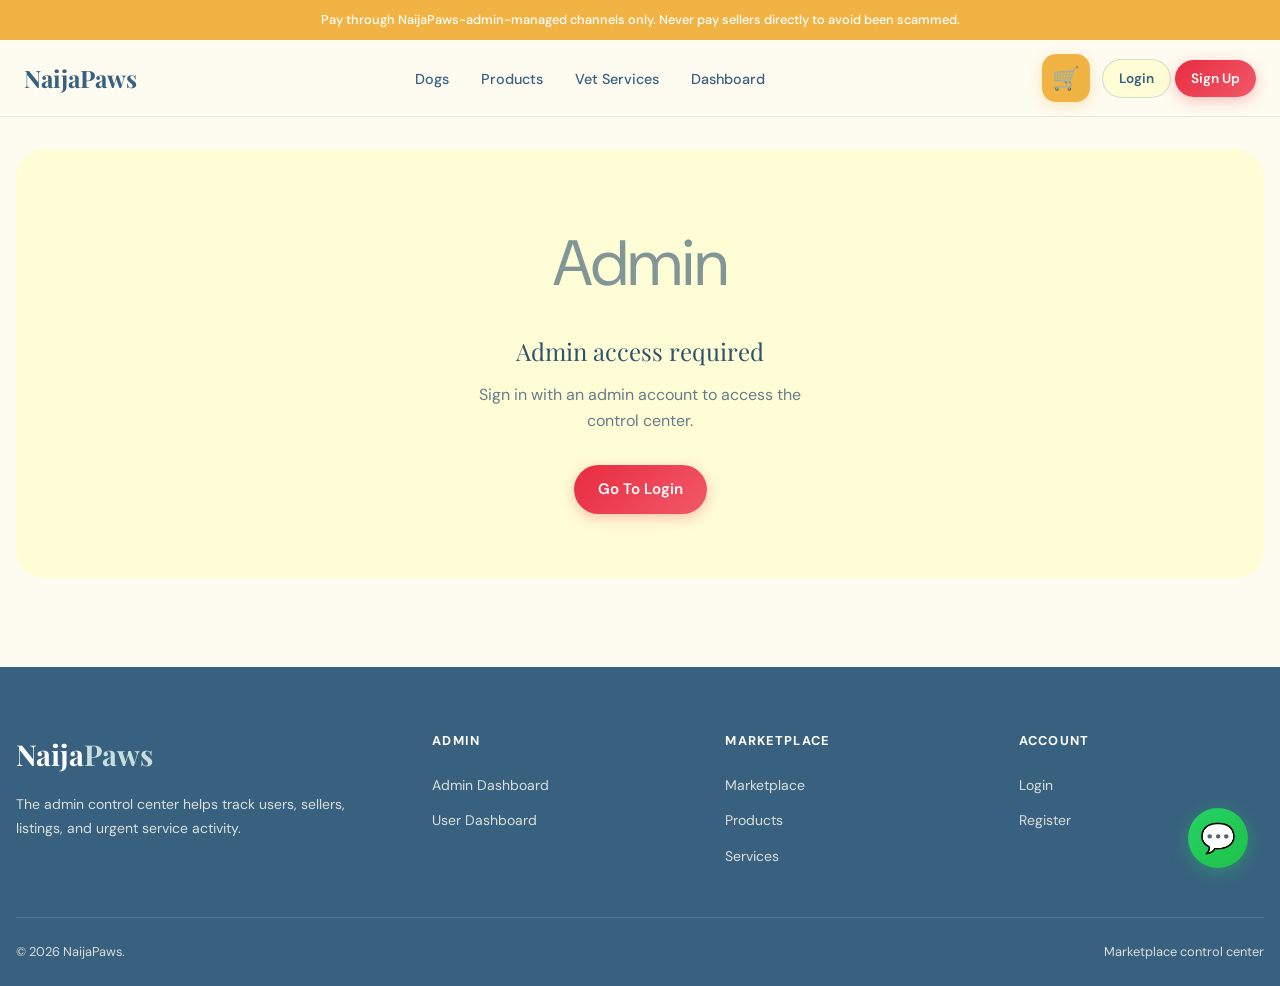
<file: admin/index.html>
<!DOCTYPE html>
<html lang="en">
<head>
  <base href="../">
  <meta charset="UTF-8">
  <meta name="viewport" content="width=device-width, initial-scale=1.0">
  <meta name="description" content="NaijaPaws admin control center for monitoring users, sellers, and support activity.">
  <meta name="theme-color" content="#38607f">
  <title>NaijaPaws | Admin</title>
  <link rel="stylesheet" href="css/main.css">
  <link rel="stylesheet" href="css/admin.css">
</head>
<body id="admin-page" class="page-admin">
  <div class="fraud-banner" role="alert">Pay through NaijaPaws-admin-managed channels only. Never pay sellers directly to avoid been scammed.</div>

  <nav class="navbar" aria-label="Main navigation">
    <div class="nav-inner">
      <a href="index.html" class="nav-logo"><span class="nav-logo-text">Naija<span>Paws</span></span></a>
      <ul class="nav-links">
        <li><a href="marketplace.html">Dogs</a></li>
        <li><a href="products.html">Products</a></li>
        <li><a href="services.html">Vet Services</a></li>
        <li><a href="dashboard.html">Dashboard</a></li>
      </ul>
      <div class="nav-actions">
        <button type="button" class="nav-cart-btn" data-open-cart><span class="cart-badge" style="display:none"></span></button>
        <div data-auth-guest>
          <a href="login.html" class="btn btn-secondary btn-sm">Login</a>
          <a href="register.html" class="btn btn-primary btn-sm">Sign Up</a>
        </div>
        <div data-auth-user style="display:none;align-items:center;gap:0.75rem">
          <a href="dashboard.html" class="btn btn-secondary btn-sm" data-user-link>Dashboard</a>
          <button type="button" class="btn btn-sm" style="color:var(--text-muted)" data-logout>Log Out</button>
        </div>
        <button type="button" class="nav-mobile-toggle"><span></span><span></span><span></span></button>
      </div>
    </div>
  </nav>

  <div class="nav-mobile">
    <div class="nav-mobile-drawer">
      <div style="display:flex;align-items:center;justify-content:space-between;margin-bottom:1.5rem">
        <span class="nav-logo-text">Naija<span style="color:var(--forest)">Paws</span></span>
        <button type="button" class="nav-mobile-close" style="font-size:1.5rem;color:var(--text-muted)">x</button>
      </div>
      <nav class="nav-mobile-links">
        <a href="dashboard.html">Dashboard</a>
        <a href="marketplace.html">Marketplace</a>
        <a href="products.html">Products</a>
        <a href="services.html">Vet Services</a>
      </nav>
    </div>
  </div>

  <div class="cart-overlay">
    <div class="cart-drawer">
      <div class="cart-header">
        <span class="display-sm">My Cart</span>
        <button type="button" class="cart-close" style="font-size:1.5rem;color:var(--text-muted)">x</button>
      </div>
      <div class="cart-body"></div>
      <div class="cart-footer" style="display:none"></div>
    </div>
  </div>

  <div class="toast-container" aria-live="polite" aria-atomic="true"></div>

  <!-- Floating Buttons -->
  <a href="https://wa.me/09048239391?text=Hello%20NaijaPaws%20team%21%20I%20would%20like%20to%20chat%20with%20you." target="_blank" rel="noopener noreferrer" class="floating-chat-btn" aria-label="Chat with us on WhatsApp" title="Chat with us on WhatsApp">
    💬
    <div class="tooltip">Chat with us now!</div>
  </a>
  <button type="button" class="back-to-top" aria-label="Back to top" title="Back to top">↑</button>

  <main>
    <section class="section" style="padding-top:2rem">
      <div class="container">
        <div id="admin-gate">
          <div class="empty-state" style="background:var(--warm-white);border-radius:var(--radius-xl)">
            <div class="empty-icon">Admin</div>
            <div class="empty-title">Admin access required</div>
            <div class="empty-desc">Sign in with an admin account to access the control center.</div>
            <a href="login.html" class="btn btn-primary">Go To Login</a>
          </div>
        </div>

        <div id="admin-content" style="display:none">
          <div class="dashboard-header">
            <div>
              <div class="section-eyebrow">Admin</div>
              <h1 class="display-lg">Control center</h1>
              <p class="text-muted">Monitor marketplace activity, seller approvals, and support requests.</p>
            </div>
            <div style="display:flex;gap:0.75rem;flex-wrap:wrap">
              <a href="dashboard.html" class="btn btn-secondary">User Dashboard</a>
              <button type="button" class="btn btn-primary" data-logout>Log Out</button>
            </div>
          </div>

          <div class="stats-grid">
            <div class="stat-card green"><div class="stat-icon green">U</div><div class="stat-num" id="admin-user-count">0</div><div class="stat-label">Registered Users</div></div>
            <div class="stat-card orange"><div class="stat-icon orange">D</div><div class="stat-num" id="admin-dog-count">0</div><div class="stat-label">Dog Listings</div></div>
            <div class="stat-card brown"><div class="stat-icon brown">V</div><div class="stat-num" id="admin-vet-count">0</div><div class="stat-label">Vet Requests</div></div>
            <div class="stat-card amber"><div class="stat-icon amber">B</div><div class="stat-num" id="admin-blocked-count">0</div><div class="stat-label">Blocked Accounts</div></div>
          </div>

          <div style="margin-bottom:2rem">
            <h2 style="font-family:var(--font-display);font-size:1.25rem;margin-bottom:1rem">User accounts</h2>
            <table class="data-table">
              <thead>
                <tr><th>Name</th><th>Email</th><th>Role</th><th>Status</th><th>Action</th></tr>
              </thead>
              <tbody id="admin-user-table"></tbody>
            </table>
          </div>

          <div class="grid-2">
            <div>
              <h2 style="font-family:var(--font-display);font-size:1.25rem;margin-bottom:1rem">Seller applications</h2>
              <table class="data-table">
                <thead>
                  <tr><th>Name</th><th>State</th><th>Status</th><th>Action</th></tr>
                </thead>
                <tbody id="admin-seller-table"></tbody>
              </table>
            </div>

            <div>
              <h2 style="font-family:var(--font-display);font-size:1.25rem;margin-bottom:1rem">Vet requests</h2>
              <table class="data-table">
                <thead>
                  <tr><th>Name</th><th>State</th><th>Urgency</th><th>Action</th></tr>
                </thead>
                <tbody id="admin-vet-table"></tbody>
              </table>
              <a href="admin/vet-requests.html" class="btn btn-sm btn-secondary" style="margin-top:1rem">View All Vet Requests</a>
            </div>
          </div>
        </div>
      </div>
    </section>
  </main>

  <footer class="footer">
    <div class="container">
      <div class="footer-grid">
        <div class="footer-brand">
          <div class="footer-logo-text">Naija<span>Paws</span></div>
          <p class="footer-desc">The admin control center helps track users, sellers, listings, and urgent service activity.</p>
        </div>
        <div>
          <div class="footer-col-title">Admin</div>
          <ul class="footer-links">
            <li><a href="admin/index.html">Admin Dashboard</a></li>
            <li><a href="dashboard.html">User Dashboard</a></li>
          </ul>
        </div>
        <div>
          <div class="footer-col-title">Marketplace</div>
          <ul class="footer-links">
            <li><a href="marketplace.html">Marketplace</a></li>
            <li><a href="products.html">Products</a></li>
            <li><a href="services.html">Services</a></li>
          </ul>
        </div>
        <div>
          <div class="footer-col-title">Account</div>
          <ul class="footer-links">
            <li><a href="login.html">Login</a></li>
            <li><a href="register.html">Register</a></li>
          </ul>
        </div>
      </div>
      <div class="footer-bottom">
        <div>&copy; 2026 NaijaPaws.</div>
        <div>Marketplace control center</div>
      </div>
    </div>
  </footer>

  <script src="js/site-data.js"></script>
  <script src="js/main.js"></script>
  <script src="js/admin.js"></script>
</body>
</html>
</file>
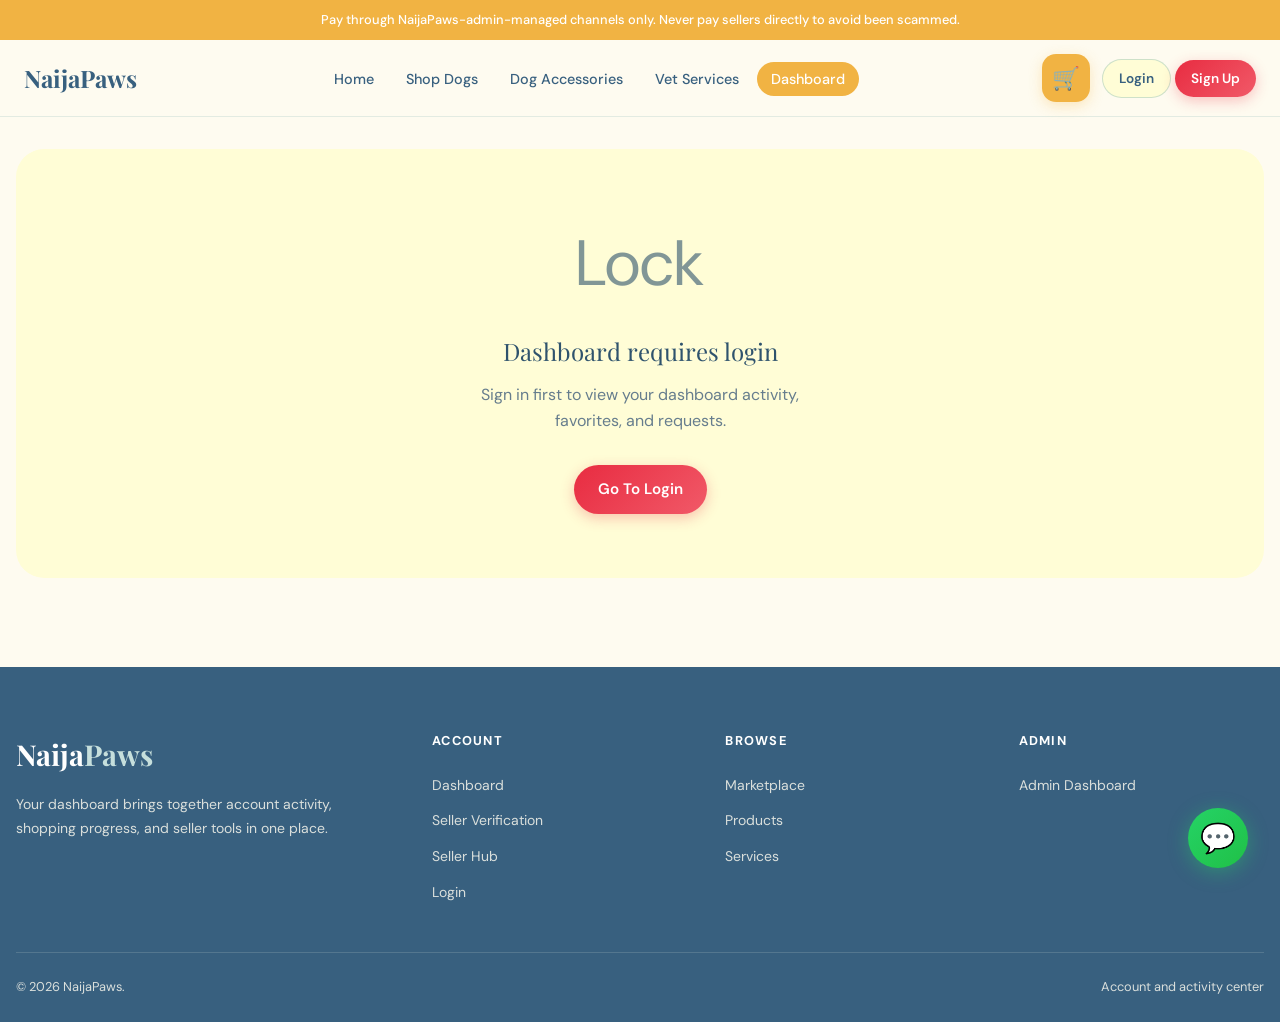
<file: dashboard.html>
<!DOCTYPE html>
<html lang="en">
<head>
  <base href="./">
  <meta charset="UTF-8">
  <meta name="viewport" content="width=device-width, initial-scale=1.0">
  <meta name="description" content="View your NaijaPaws dashboard, favorites, requests, and seller activity.">
  <meta name="theme-color" content="#38607f">
  <title>NaijaPaws | Dashboard</title>
  <link rel="stylesheet" href="css/main.css">
  <link rel="stylesheet" href="css/dashboard.css">
</head>
<body id="dashboard-page" class="page-dashboard">
  <div class="fraud-banner" role="alert">Pay through NaijaPaws-admin-managed channels only. Never pay sellers directly to avoid been scammed.</div>

  <nav class="navbar" aria-label="Main navigation">
    <div class="nav-inner">
      <a href="index.html" class="nav-logo"><span class="nav-logo-text">Naija<span>Paws</span></span></a>
      <ul class="nav-links">
         <li><a href="index.html">Home</a></li>
        <li><a href="marketplace.html">Shop Dogs</a></li>
        <li><a href="products.html">Dog Accessories</a></li>
        <li><a href="services.html">Vet Services</a></li>
        
        <li><a href="dashboard.html" class="nav-link-active">Dashboard</a></li>
      </ul>
      <div class="nav-actions">
        <button type="button" class="nav-cart-btn" data-open-cart><span class="cart-badge" style="display:none"></span></button>
        <div data-auth-guest>
          <a href="login.html" class="btn btn-secondary btn-sm">Login</a>
          <a href="register.html" class="btn btn-primary btn-sm">Sign Up</a>
        </div>
        <div data-auth-user style="display:none;align-items:center;gap:0.75rem">
          <a href="dashboard.html" class="btn btn-secondary btn-sm" data-user-link>Dashboard</a>
          <button type="button" class="btn btn-sm" style="color:var(--text-muted)" data-logout>Log Out</button>
        </div>
        <button type="button" class="nav-mobile-toggle"><span></span><span></span><span></span></button>
      </div>
    </div>
  </nav>

  <div class="nav-mobile">
    <div class="nav-mobile-drawer">
      <div style="display:flex;align-items:center;justify-content:space-between;margin-bottom:1.5rem">
        <span class="nav-logo-text">Naija<span style="color:var(--forest)">Paws</span></span>
        <button type="button" class="nav-mobile-close" style="font-size:1.5rem;color:var(--text-muted)">x</button>
      </div>
      <nav class="nav-mobile-links">
        <a href="marketplace.html">Dogs</a>
        <a href="products.html">Products</a>
        <a href="services.html">Vet Services</a>
        <a href="dashboard.html">Dashboard</a>
      </nav>
    </div>
  </div>

  <div class="cart-overlay">
    <div class="cart-drawer">
      <div class="cart-header">
        <span class="display-sm">My Cart</span>
        <button type="button" class="cart-close" style="font-size:1.5rem;color:var(--text-muted)">x</button>
      </div>
      <div class="cart-body"></div>
      <div class="cart-footer" style="display:none"></div>
    </div>
  </div>

  <div class="toast-container" aria-live="polite" aria-atomic="true"></div>

  <!-- Floating Buttons -->
  <a href="https://wa.me/09048239391?text=Hello%20NaijaPaws%20team%21%20I%20would%20like%20to%20chat%20with%20you." target="_blank" rel="noopener noreferrer" class="floating-chat-btn" aria-label="Chat with us on WhatsApp" title="Chat with us on WhatsApp">
    💬
    <div class="tooltip">Chat with us now!</div>
  </a>
  <button type="button" class="back-to-top" aria-label="Back to top" title="Back to top">↑</button>

  <main>
    <section class="section" style="padding-top:2rem">
      <div class="container">
        <div id="dashboard-gate">
          <div class="empty-state" style="background:var(--warm-white);border-radius:var(--radius-xl)">
            <div class="empty-icon">Lock</div>
            <div class="empty-title">Dashboard requires login</div>
            <div class="empty-desc">Sign in first to view your dashboard activity, favorites, and requests.</div>
            <a href="login.html" class="btn btn-primary">Go To Login</a>
          </div>
        </div>

        <div id="dashboard-content" style="display:none">
          <div class="dashboard-header">
            <div>
              <div class="section-eyebrow">Dashboard</div>
              <h1 class="display-lg">Welcome, <span id="dashboard-user-name">User</span></h1>
              <p class="text-muted">Role: <span id="dashboard-user-role">buyer</span></p>
            </div>
            <div style="display:flex;gap:0.75rem;flex-wrap:wrap">
              <a href="seller-verification.html" class="btn btn-secondary">Seller Application</a>
              <a href="seller-portal.html" class="btn btn-secondary">Seller Hub</a>
              <a href="admin/index.html" class="btn btn-secondary">Admin</a>
              <button type="button" class="btn btn-primary" data-logout>Log Out</button>
            </div>
          </div>

          <div class="stats-grid">
            <div class="stat-card green"><div class="stat-icon green">1</div><div class="stat-num" id="dashboard-cart-count">0</div><div class="stat-label">Cart Items</div></div>
            <div class="stat-card orange"><div class="stat-icon orange">2</div><div class="stat-num" id="dashboard-favorite-count">0</div><div class="stat-label">Favorites</div></div>
            <div class="stat-card brown"><div class="stat-icon brown">3</div><div class="stat-num" id="dashboard-request-count">0</div><div class="stat-label">Vet Requests</div></div>
            <div class="stat-card amber"><div class="stat-icon amber">4</div><div class="stat-num" id="dashboard-seller-count">0</div><div class="stat-label">Seller Activity</div></div>
          </div>

          <div class="grid-2">
            <div class="verification-card">
              <h2 style="font-family:var(--font-display);font-size:1.2rem;margin-bottom:1rem">Recent cart</h2>
              <div id="dashboard-cart-list"></div>
            </div>

            <div class="verification-card">
              <h2 style="font-family:var(--font-display);font-size:1.2rem;margin-bottom:1rem">Quick account guide</h2>
              <div class="verification-step"><div class="step-num">A</div><div><div class="font-semibold">Track activity</div><div class="text-sm text-muted">Keep an eye on your cart, saved items, and request history from one view.</div></div></div>
              <div class="verification-step"><div class="step-num">B</div><div><div class="font-semibold">Manage selling tools</div><div class="text-sm text-muted">Access seller verification and the Seller Hub whenever you are ready to list.</div></div></div>
              <div class="verification-step"><div class="step-num">C</div><div><div class="font-semibold">Stay organized</div><div class="text-sm text-muted">Use your dashboard as the fastest way to jump back into dogs, products, and vet support.</div></div></div>
            </div>
          </div>
        </div>
      </div>
    </section>
  </main>

  <footer class="footer">
    <div class="container">
      <div class="footer-grid">
        <div class="footer-brand">
          <div class="footer-logo-text">Naija<span>Paws</span></div>
          <p class="footer-desc">Your dashboard brings together account activity, shopping progress, and seller tools in one place.</p>
        </div>
        <div>
          <div class="footer-col-title">Account</div>
          <ul class="footer-links">
            <li><a href="dashboard.html">Dashboard</a></li>
            <li><a href="seller-verification.html">Seller Verification</a></li>
            <li><a href="seller-portal.html">Seller Hub</a></li>
            <li><a href="login.html">Login</a></li>
          </ul>
        </div>
        <div>
          <div class="footer-col-title">Browse</div>
          <ul class="footer-links">
            <li><a href="marketplace.html">Marketplace</a></li>
            <li><a href="products.html">Products</a></li>
            <li><a href="services.html">Services</a></li>
          </ul>
        </div>
        <div>
          <div class="footer-col-title">Admin</div>
          <ul class="footer-links">
            <li><a href="admin/index.html">Admin Dashboard</a></li>
          </ul>
        </div>
      </div>
      <div class="footer-bottom">
        <div>&copy; 2026 NaijaPaws.</div>
        <div>Account and activity center</div>
      </div>
    </div>
  </footer>

  <script src="js/site-data.js"></script>
  <script src="js/main.js"></script>
  <script src="js/dashboard.js"></script>
</body>
</html>
</file>
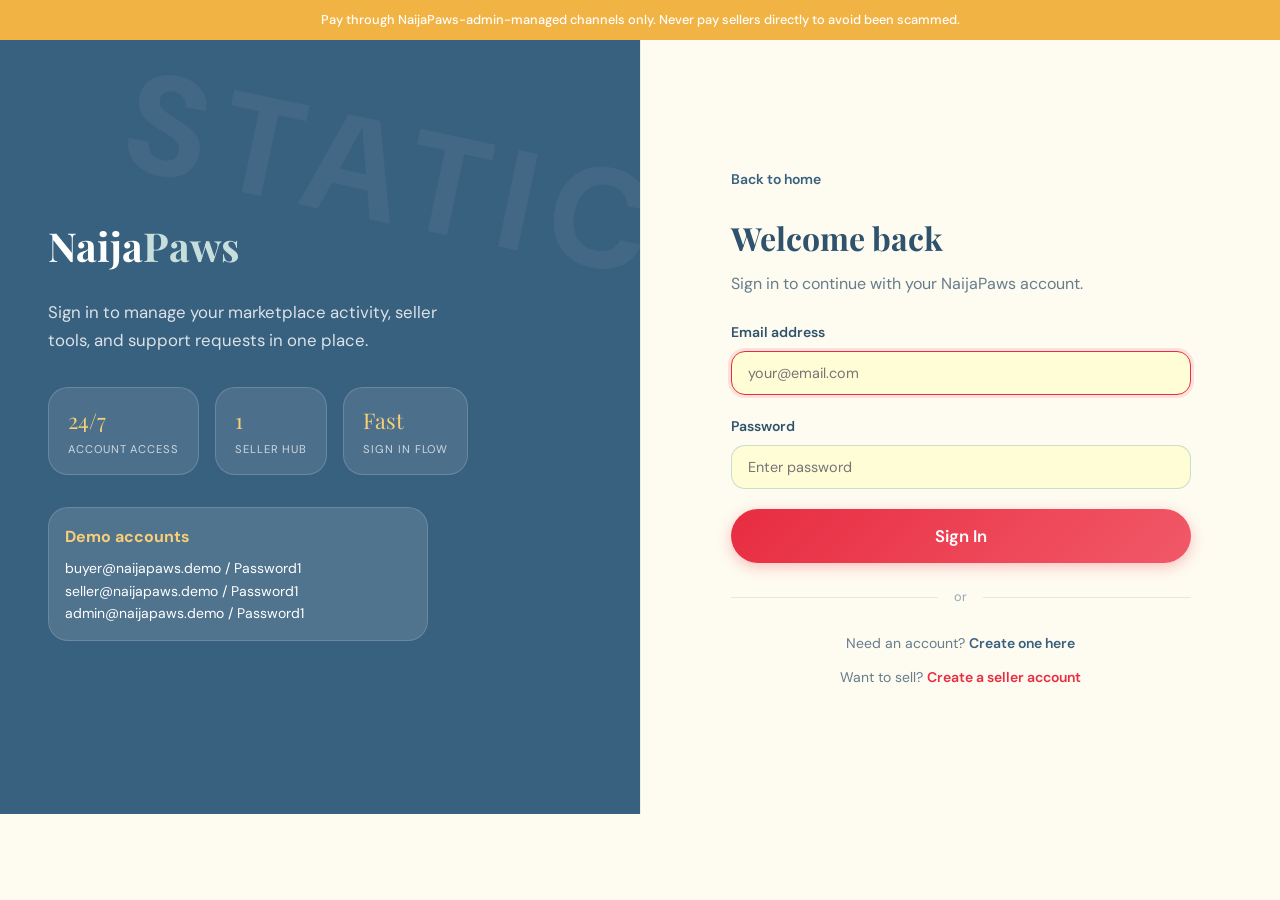
<file: login.html>
<!DOCTYPE html>
<html lang="en">
<head>
  <base href="./">
  <meta charset="UTF-8">
  <meta name="viewport" content="width=device-width, initial-scale=1.0">
  <meta name="description" content="Sign in to your NaijaPaws account to manage your activity, listings, and orders.">
  <meta name="theme-color" content="#38607f">
  <title>NaijaPaws | Login</title>
  <link rel="stylesheet" href="css/main.css">
  <link rel="stylesheet" href="css/login.css">
</head>
<body class="page-login">
  <div class="fraud-banner" role="alert">Pay through NaijaPaws-admin-managed channels only. Never pay sellers directly to avoid been scammed.</div>
  <div class="toast-container" aria-live="polite" aria-atomic="true"></div>

  <main>
    <section class="section" style="padding-block:0">
      <div class="auth-split">
        <div class="auth-panel auth-panel-left">
          <div class="auth-logo">Naija<span>Paws</span></div>
          <p class="auth-tagline">
            Sign in to manage your marketplace activity, seller tools, and support requests in one place.
          </p>
          <div class="auth-trust">
            <div class="auth-trust-item"><div class="auth-trust-num">24/7</div><div class="auth-trust-label">Account access</div></div>
            <div class="auth-trust-item"><div class="auth-trust-num">1</div><div class="auth-trust-label">Seller hub</div></div>
            <div class="auth-trust-item"><div class="auth-trust-num">Fast</div><div class="auth-trust-label">Sign in flow</div></div>
          </div>
          <div style="margin-top:2rem;background:rgba(255,255,255,0.12);border:1px solid rgba(255,255,255,0.15);border-radius:var(--radius-lg);padding:1rem;max-width:380px">
            <div style="font-weight:700;margin-bottom:0.5rem;color:var(--amber-light)">Demo accounts</div>
            <div class="text-sm">buyer@naijapaws.demo / Password1</div>
            <div class="text-sm">seller@naijapaws.demo / Password1</div>
            <div class="text-sm">admin@naijapaws.demo / Password1</div>
          </div>
        </div>

        <div class="auth-panel auth-panel-right">
          <div class="auth-form-wrap">
            <a href="index.html" class="text-sm" style="color:var(--forest);font-weight:600">Back to home</a>
            <h1 class="auth-heading" style="margin-top:1.25rem">Welcome back</h1>
            <p class="auth-sub">Sign in to continue with your NaijaPaws account.</p>

            <form id="login-form">
              <div class="form-group">
                <label class="form-label" for="login-email">Email address</label>
                <input id="login-email" name="email" type="email" class="form-control" placeholder="your@email.com" required>
              </div>
              <div class="form-group">
                <label class="form-label" for="login-password">Password</label>
                <input id="login-password" name="password" type="password" class="form-control" placeholder="Enter password" required>
              </div>
              <button type="submit" class="btn btn-primary btn-block btn-lg">Sign In</button>
            </form>

            <div class="divider">or</div>
            <div class="text-sm text-muted" style="text-align:center">
              Need an account? <a href="register.html" style="color:var(--forest);font-weight:600">Create one here</a>
            </div>
            <div class="text-sm text-muted" style="text-align:center;margin-top:0.75rem">
              Want to sell? <a href="register.html#seller" style="color:var(--orange);font-weight:600">Create a seller account</a>
            </div>
          </div>
        </div>
      </div>
    </section>
  </main>

  <script src="js/site-data.js"></script>
  <script src="js/main.js"></script>
  <script src="js/login.js"></script>
</body>
</html>
</file>
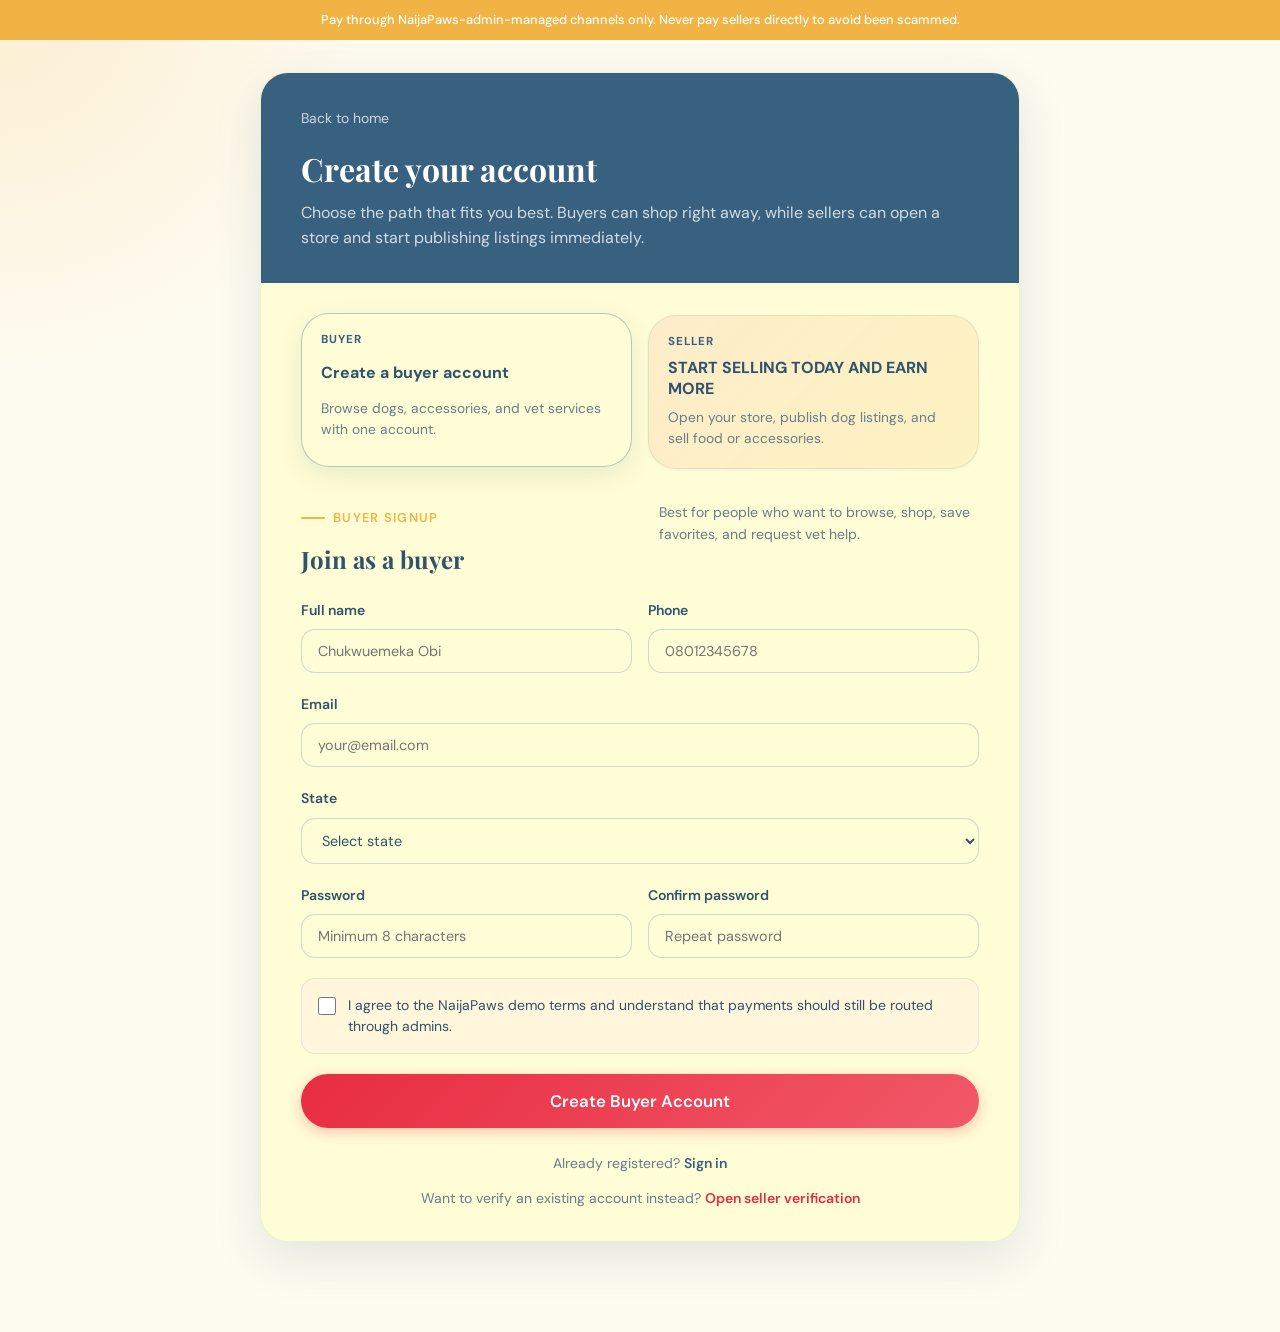
<file: register.html>
<!DOCTYPE html>
<html lang="en">
<head>
  <base href="./">
  <meta charset="UTF-8">
  <meta name="viewport" content="width=device-width, initial-scale=1.0">
  <meta name="description" content="Create a NaijaPaws account to shop, sell, and request veterinary support.">
  <meta name="theme-color" content="#38607f">
  <title>NaijaPaws | Register</title>
  <link rel="stylesheet" href="css/main.css">
  <link rel="stylesheet" href="css/register.css">
</head>
<body class="page-register">
  <div class="fraud-banner" role="alert">Pay through NaijaPaws-admin-managed channels only. Never pay sellers directly to avoid been scammed.</div>
  <div class="toast-container" aria-live="polite" aria-atomic="true"></div>

  <main>
    <section class="section" style="padding-top:2rem">
      <div class="container" style="max-width:760px">
        <div class="verification-card" style="overflow:hidden;padding:0">
          <div style="background-color: var(--forest);padding:2rem 2.5rem;color:white">
            <a href="index.html" style="color:rgba(255,255,255,0.75);font-size:0.875rem">Back to home</a>
            <h1 style="font-family:var(--font-display);font-size:2rem;margin:0.75rem 0 0.35rem">Create your account</h1>
            <p style="color:rgba(255,255,255,0.78)">Choose the path that fits you best. Buyers can shop right away, while sellers can open a store and start publishing listings immediately.</p>
          </div>

          <div style="padding:2rem 2.5rem">
            <div class="register-paths" role="tablist" aria-label="Choose registration type">
              <button type="button" class="register-path active" data-register-tab-target="buyer" aria-selected="true">
                <span class="register-path-kicker">Buyer</span>
                <strong>Create a buyer account</strong>
                <span>Browse dogs, accessories, and vet services with one account.</span>
              </button>
              <button type="button" class="register-path register-path-seller" data-register-tab-target="seller" aria-selected="false">
                <span class="register-path-kicker">Seller</span>
                <strong>START SELLING TODAY AND EARN MORE</strong>
                <span>Open your store, publish dog listings, and sell food or accessories.</span>
              </button>
            </div>

            <section class="register-panel active" data-register-panel="buyer">
              <div class="register-panel-head">
                <div>
                  <div class="section-eyebrow">Buyer Signup</div>
                  <h2 style="font-family:var(--font-display);font-size:1.5rem">Join as a buyer</h2>
                </div>
                <p class="text-sm text-muted">Best for people who want to browse, shop, save favorites, and request vet help.</p>
              </div>

              <form data-register-form data-register-role="buyer">
                <div class="form-row">
                  <div class="form-group">
                    <label class="form-label" for="buyer-register-name">Full name</label>
                    <input id="buyer-register-name" name="full_name" class="form-control" placeholder="Chukwuemeka Obi" required>
                  </div>
                  <div class="form-group">
                    <label class="form-label" for="buyer-register-phone">Phone</label>
                    <input id="buyer-register-phone" type="tel" name="phone" class="form-control" placeholder="08012345678" required>
                  </div>
                </div>

                <div class="form-group">
                  <label class="form-label" for="buyer-register-email">Email</label>
                  <input id="buyer-register-email" name="email" type="email" class="form-control" placeholder="your@email.com" required>
                </div>

                <div class="form-group">
                  <label class="form-label" for="buyer-register-state">State</label>
                  <select id="buyer-register-state" name="state" class="form-control" required>
                    <option value="">Select state</option>
                    <option value="Lagos">Lagos</option>
                    <option value="Abuja">Abuja</option>
                    <option value="Enugu">Enugu</option>
                    <option value="Rivers">Rivers</option>
                    <option value="Ogun">Ogun</option>
                  </select>
                </div>

                <div class="form-row">
                  <div class="form-group">
                    <label class="form-label" for="buyer-register-password">Password</label>
                    <input id="buyer-register-password" name="password" type="password" class="form-control" placeholder="Minimum 8 characters" required>
                  </div>
                  <div class="form-group">
                    <label class="form-label" for="buyer-register-password2">Confirm password</label>
                    <input id="buyer-register-password2" name="password2" type="password" class="form-control" placeholder="Repeat password" required>
                  </div>
                </div>

                <label class="checkbox-group" style="margin-bottom:1.25rem">
                  <input type="checkbox" name="agree_terms" value="1" required>
                  <label>I agree to the NaijaPaws demo terms and understand that payments should still be routed through admins.</label>
                </label>

                <button type="submit" class="btn btn-primary btn-block btn-lg">Create Buyer Account</button>
              </form>
            </section>

            <section class="register-panel" data-register-panel="seller">
              <div class="register-panel-head">
                <div>
                  <div class="section-eyebrow">Seller Signup</div>
                  <h2 style="font-family:var(--font-display);font-size:1.5rem">Open your seller account</h2>
                </div>
                <p class="text-sm text-muted">Built for breeders, pet stores, and sellers who want to list dogs, food, and accessories professionally.</p>
              </div>

              <div class="register-seller-banner">
                <strong>START SELLING TODAY AND EARN MORE</strong>
                <span>Set up your storefront now and begin publishing listings as soon as your account is created.</span>
              </div>

              <form data-register-form data-register-role="seller">
                <div class="verification-card register-seller-card">
                  <h3 style="font-family:var(--font-display);font-size:1.15rem;margin-bottom:1rem">Business details</h3>
                  <div class="form-row">
                    <div class="form-group">
                      <label class="form-label" for="seller-register-store-name">Store name</label>
                      <input id="seller-register-store-name" name="store_name" class="form-control" placeholder="Adeniyi Kennels" required>
                    </div>
                    <div class="form-group">
                      <label class="form-label" for="seller-register-specialty">What will you sell?</label>
                      <select id="seller-register-specialty" name="seller_specialty" class="form-control" required>
                        <option value="">Choose one</option>
                        <option value="dogs">Dogs only</option>
                        <option value="products">Accessories and food</option>
                        <option value="both">Dogs and products</option>
                      </select>
                    </div>
                  </div>
                  <div class="form-row">
                    <div class="form-group">
                      <label class="form-label" for="seller-register-state">State</label>
                      <select id="seller-register-state" name="state" class="form-control" required>
                        <option value="">Select state</option>
                        <option value="Lagos">Lagos</option>
                        <option value="Abuja">Abuja</option>
                        <option value="Enugu">Enugu</option>
                        <option value="Rivers">Rivers</option>
                        <option value="Ogun">Ogun</option>
                      </select>
                    </div>
                    <div class="form-group">
                      <label class="form-label" for="seller-register-business-city">Business city</label>
                      <input id="seller-register-business-city" name="business_city" class="form-control" placeholder="Lekki" required>
                    </div>
                  </div>
                  <div class="form-group">
                    <label class="form-label" for="seller-register-business-address">Business address</label>
                    <textarea id="seller-register-business-address" name="business_address" rows="3" class="form-control" placeholder="Street, area, city" required></textarea>
                  </div>
                </div>

                <div class="verification-card register-seller-card">
                  <h3 style="font-family:var(--font-display);font-size:1.15rem;margin-bottom:1rem">Contact details</h3>
                  <div class="form-row">
                    <div class="form-group">
                      <label class="form-label" for="seller-register-name">Contact person</label>
                      <input id="seller-register-name" name="full_name" class="form-control" placeholder="Chukwuemeka Obi" required>
                    </div>
                    <div class="form-group">
                      <label class="form-label" for="seller-register-phone">Business phone</label>
                      <input id="seller-register-phone" type="tel" name="phone" class="form-control" placeholder="08012345678" required>
                    </div>
                  </div>

                  <div class="form-group">
                    <label class="form-label" for="seller-register-email">Business email</label>
                    <input id="seller-register-email" name="email" type="email" class="form-control" placeholder="store@email.com" required>
                  </div>

                  <div class="form-row">
                    <div class="form-group">
                      <label class="form-label" for="seller-register-password">Password</label>
                      <input id="seller-register-password" name="password" type="password" class="form-control" placeholder="Minimum 8 characters" required>
                    </div>
                    <div class="form-group">
                      <label class="form-label" for="seller-register-password2">Confirm password</label>
                      <input id="seller-register-password2" name="password2" type="password" class="form-control" placeholder="Repeat password" required>
                    </div>
                  </div>
                </div>

                <label class="checkbox-group" style="margin-bottom:1.25rem">
                  <input type="checkbox" name="agree_terms" value="1" required>
                  <label>I agree to the NaijaPaws seller terms, platform commission policy, and admin-managed payment rules.</label>
                </label>

                <button type="submit" class="btn btn-primary btn-block btn-lg">Create Seller Account</button>
              </form>
            </section>

            <div class="text-sm text-muted" style="text-align:center;margin-top:1.5rem">
              Already registered? <a href="login.html" style="color:var(--forest);font-weight:600">Sign in</a>
            </div>
            <div class="text-sm text-muted" style="text-align:center;margin-top:0.75rem">
              Want to verify an existing account instead? <a href="seller-verification.html" style="color:var(--orange);font-weight:600">Open seller verification</a>
            </div>
          </div>
        </div>
      </div>
    </section>
  </main>

  <script src="js/site-data.js"></script>
  <script src="js/main.js"></script>
  <script src="js/register.js"></script>
</body>
</html>
</file>
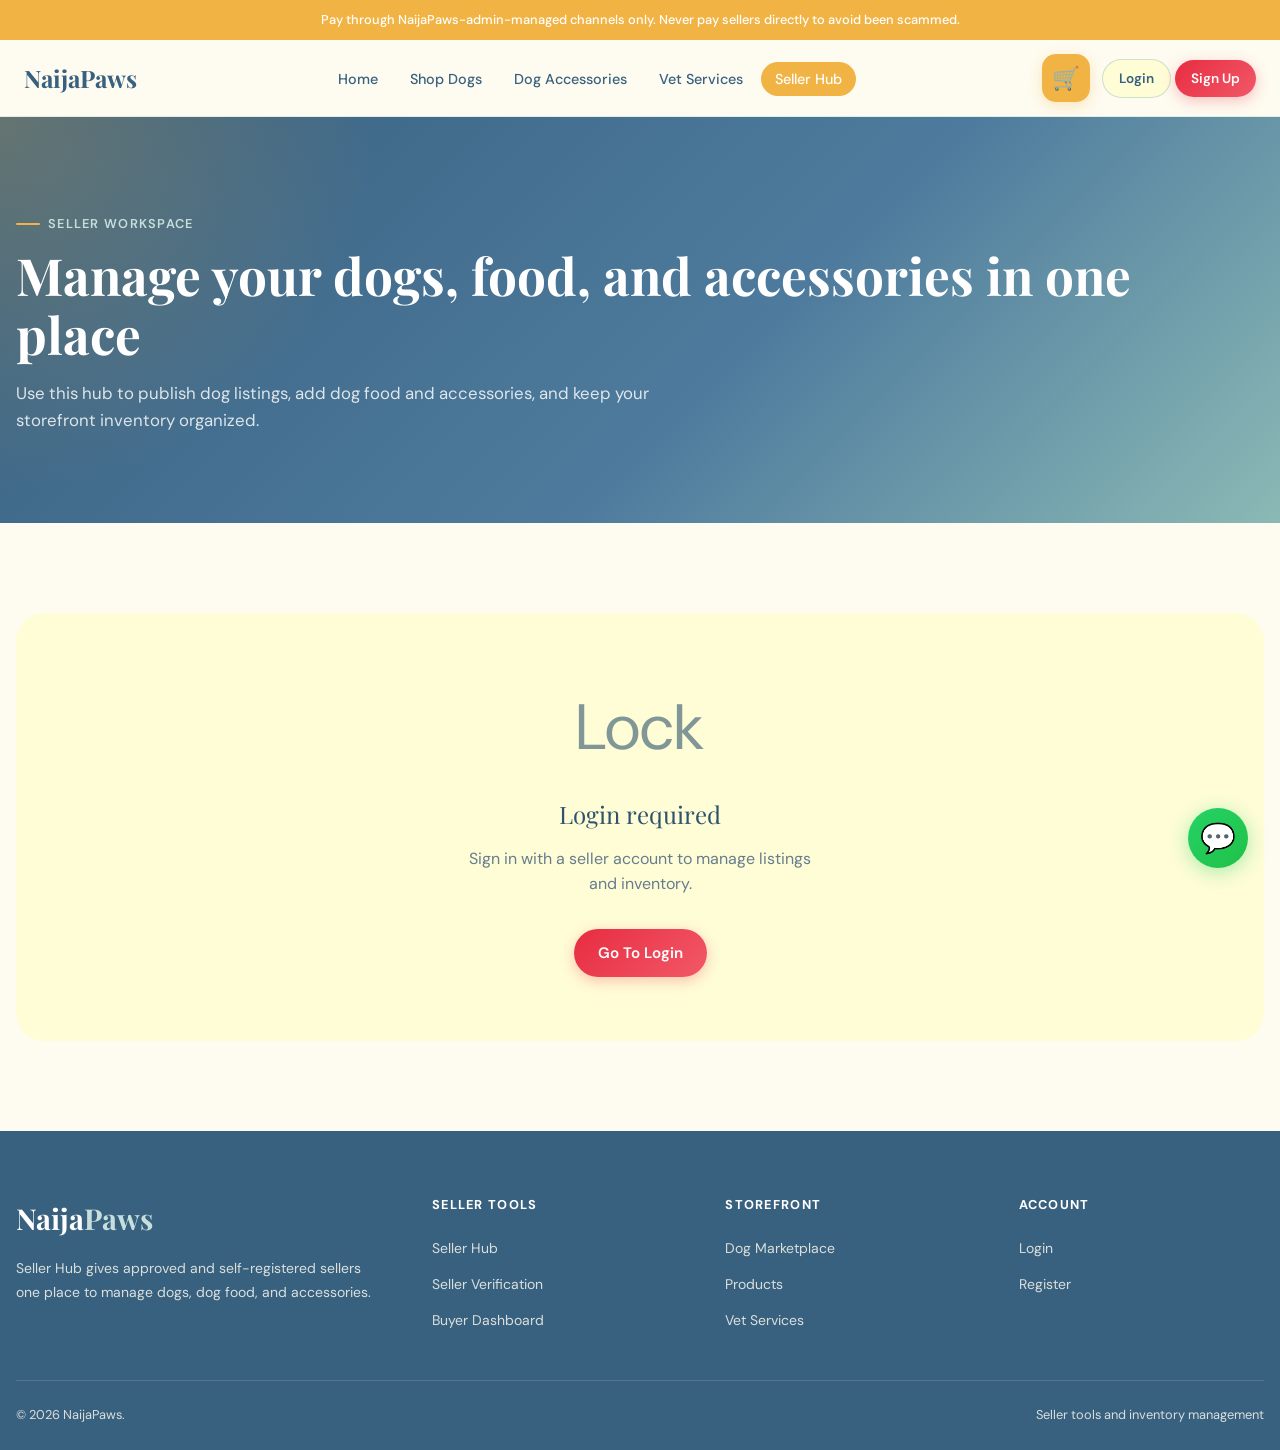
<file: seller-portal.html>
<!DOCTYPE html>
<html lang="en">
<head>
  <base href="./">
  <meta charset="UTF-8">
  <meta name="viewport" content="width=device-width, initial-scale=1.0">
  <meta name="description" content="NaijaPaws seller hub for managing dog listings and product inventory.">
  <meta name="theme-color" content="#38607f">
  <title>NaijaPaws | Seller Hub</title>
  <link rel="stylesheet" href="css/main.css">
  <link rel="stylesheet" href="css/seller-portal.css">
</head>
<body id="seller-portal-page" class="page-seller-portal">
  <div class="fraud-banner" role="alert">Pay through NaijaPaws-admin-managed channels only. Never pay sellers directly to avoid been scammed.</div>

  <nav class="navbar" aria-label="Main navigation">
    <div class="nav-inner">
      <a href="index.html" class="nav-logo"><span class="nav-logo-text">Naija<span>Paws</span></span></a>
      <ul class="nav-links">
        <li><a href="index.html">Home</a></li>
        <li><a href="marketplace.html">Shop Dogs</a></li>
        <li><a href="products.html">Dog Accessories</a></li>
        <li><a href="services.html">Vet Services</a></li>
        <li><a href="seller-portal.html" class="nav-link-active">Seller Hub</a></li>
      </ul>
      <div class="nav-actions">
        <button type="button" class="nav-cart-btn" data-open-cart><span class="cart-badge" style="display:none"></span></button>
        <div data-auth-guest>
          <a href="login.html" class="btn btn-secondary btn-sm">Login</a>
          <a href="register.html" class="btn btn-primary btn-sm">Sign Up</a>
        </div>
        <div data-auth-user style="display:none;align-items:center;gap:0.75rem">
          <a href="seller-portal.html" class="btn btn-secondary btn-sm" data-user-link>Seller Hub</a>
          <button type="button" class="btn btn-sm" style="color:var(--text-muted)" data-logout>Log Out</button>
        </div>
        <button type="button" class="nav-mobile-toggle" aria-label="Open menu"><span></span><span></span><span></span></button>
      </div>
    </div>
  </nav>

  <div class="nav-mobile" aria-label="Mobile navigation">
    <div class="nav-mobile-drawer">
      <div style="display:flex;align-items:center;justify-content:space-between;margin-bottom:1.5rem">
        <span class="nav-logo-text">Naija<span style="color:var(--forest)">Paws</span></span>
        <button type="button" class="nav-mobile-close" style="font-size:1.5rem;color:var(--text-muted)">x</button>
      </div>
      <nav class="nav-mobile-links">
        <a href="index.html">Home</a>
        <a href="marketplace.html">Shop Dogs</a>
        <a href="products.html">Dog Accessories</a>
        <a href="services.html">Vet Services</a>
        <a href="seller-portal.html" class="nav-link-active">Seller Hub</a>
      </nav>
    </div>
  </div>

  <div class="cart-overlay" aria-label="Shopping cart">
    <div class="cart-drawer">
      <div class="cart-header">
        <span class="display-sm">My Cart</span>
        <button type="button" class="cart-close" style="font-size:1.5rem;color:var(--text-muted)">x</button>
      </div>
      <div class="cart-body"></div>
      <div class="cart-footer" style="display:none"></div>
    </div>
  </div>

  <div class="toast-container" aria-live="polite" aria-atomic="true"></div>

  <!-- Floating Buttons -->
  <a href="https://wa.me/09048239391?text=Hello%20NaijaPaws%20team%21%20I%20would%20like%20to%20chat%20with%20you." target="_blank" rel="noopener noreferrer" class="floating-chat-btn" aria-label="Chat with us on WhatsApp" title="Chat with us on WhatsApp">
    💬
    <div class="tooltip">Chat with us now!</div>
  </a>
  <button type="button" class="back-to-top" aria-label="Back to top" title="Back to top">↑</button>

  <main>
    <section class="section seller-portal-hero">
      <div class="container">
        <div class="section-eyebrow" style="color:var(--sage-light)">Seller Workspace</div>
        <h1 class="display-lg" style="color:white;margin-bottom:1rem">Manage your dogs, food, and accessories in one place</h1>
        <p class="seller-portal-intro">
          Use this hub to publish dog listings, add dog food and accessories, and keep your storefront inventory organized.
        </p>
      </div>
    </section>

    <section class="section">
      <div class="container">
        <div id="seller-portal-gate">
          <div class="empty-state seller-gate-card">
            <div class="empty-icon">Lock</div>
            <div class="empty-title">Login required</div>
            <div class="empty-desc">Sign in with a seller account to manage listings and inventory.</div>
            <a href="login.html" class="btn btn-primary">Go To Login</a>
          </div>
        </div>

        <div id="seller-portal-upgrade" style="display:none">
          <div class="empty-state seller-gate-card">
            <div class="empty-icon">Store</div>
            <div class="empty-title">Seller account required</div>
            <div class="empty-desc">This workspace is for sellers. Create a seller account or complete seller verification to start listing dogs and products.</div>
            <div style="display:flex;gap:1rem;justify-content:center;flex-wrap:wrap">
              <a href="register.html#seller" class="btn btn-primary">Create Seller Account</a>
              <a href="seller-verification.html" class="btn btn-secondary">Seller Verification</a>
            </div>
          </div>
        </div>

        <div id="seller-portal-content" style="display:none">
          <div class="dashboard-header">
            <div>
              <div class="section-eyebrow">Store Control</div>
              <h2 class="display-lg"><span id="seller-store-name">Seller Store</span></h2>
              <p class="text-muted">Add new listings, manage active inventory, and keep your public storefront fresh.</p>
            </div>
            <div style="display:flex;gap:0.75rem;flex-wrap:wrap">
              <a href="marketplace.html" class="btn btn-secondary">View Dog Marketplace</a>
              <a href="products.html" class="btn btn-secondary">View Product Store</a>
              <a href="seller-verification.html" class="btn btn-primary">Seller Profile</a>
            </div>
          </div>

          <div class="stats-grid">
            <div class="stat-card green"><div class="stat-icon green">D</div><div class="stat-num" id="seller-dog-count">0</div><div class="stat-label">Dog Listings</div></div>
            <div class="stat-card orange"><div class="stat-icon orange">P</div><div class="stat-num" id="seller-product-count">0</div><div class="stat-label">Product Listings</div></div>
            <div class="stat-card amber"><div class="stat-icon amber">L</div><div class="stat-num" id="seller-live-count">0</div><div class="stat-label">Live Listings</div></div>
          </div>

          <div class="seller-portal-grid">
            <div class="seller-form-stack">
              <article class="verification-card seller-card">
                <div class="seller-card-head">
                  <div>
                    <div class="section-eyebrow">Dogs</div>
                    <h3 class="display-sm">Publish a dog listing</h3>
                  </div>
                  <span class="seller-chip">Sale, adoption, mating</span>
                </div>
                <form id="seller-dog-form">
                  <div class="form-row">
                    <div class="form-group">
                      <label class="form-label" for="seller-dog-title">Listing title</label>
                      <input id="seller-dog-title" name="title" class="form-control" placeholder="Champion Bloodline Boerboel" required>
                    </div>
                    <div class="form-group">
                      <label class="form-label" for="seller-dog-category">Listing type</label>
                      <select id="seller-dog-category" name="category" class="form-control" required>
                        <option value="">Choose one</option>
                        <option value="sale">Dogs for Sale</option>
                        <option value="adoption">Adoption</option>
                        <option value="mating">Mating</option>
                      </select>
                    </div>
                  </div>
                  <div class="form-row">
                    <div class="form-group">
                      <label class="form-label" for="seller-dog-breed">Breed</label>
                      <input id="seller-dog-breed" name="breed" class="form-control" placeholder="German Shepherd" required>
                    </div>
                    <div class="form-group">
                      <label class="form-label" for="seller-dog-gender">Gender</label>
                      <select id="seller-dog-gender" name="gender" class="form-control" required>
                        <option value="">Choose one</option>
                        <option value="male">Male</option>
                        <option value="female">Female</option>
                      </select>
                    </div>
                  </div>
                  <div class="form-row">
                    <div class="form-group">
                      <label class="form-label" for="seller-dog-age">Age in months</label>
                      <input id="seller-dog-age" name="age_months" type="number" min="1" class="form-control" placeholder="12" required>
                    </div>
                    <div class="form-group">
                      <label class="form-label" for="seller-dog-price">Price (NGN)</label>
                      <input id="seller-dog-price" name="price" type="number" min="0" class="form-control" placeholder="350000">
                    </div>
                  </div>
                  <div class="form-row">
                    <div class="form-group">
                      <label class="form-label" for="seller-dog-state">State</label>
                      <select id="seller-dog-state" name="state" class="form-control" required>
                        <option value="">Select state</option>
                        <option value="Lagos">Lagos</option>
                        <option value="Abuja">Abuja</option>
                        <option value="Ogun">Ogun</option>
                        <option value="Enugu">Enugu</option>
                        <option value="Rivers">Rivers</option>
                      </select>
                    </div>
                    <div class="form-group">
                      <label class="form-label" for="seller-dog-city">City</label>
                      <input id="seller-dog-city" name="city" class="form-control" placeholder="Lekki" required>
                    </div>
                  </div>
                  <div class="form-row">
                    <div class="form-group">
                      <label class="form-label" for="seller-dog-temperament">Temperament</label>
                      <select id="seller-dog-temperament" name="temperament" class="form-control" required>
                        <option value="">Choose one</option>
                        <option value="friendly">Friendly</option>
                        <option value="moderate">Moderate</option>
                        <option value="alert">Alert</option>
                        <option value="protective">Protective</option>
                      </select>
                    </div>
                    <div class="form-group">
                      <label class="form-label" for="seller-dog-health">Health status</label>
                      <input id="seller-dog-health" name="health_status" class="form-control" placeholder="Vaccinated and vet checked" required>
                    </div>
                  </div>
                  <div class="form-row">
                    <div class="form-group">
                      <label class="form-label" for="seller-dog-vaccinated">Vaccinated?</label>
                      <select id="seller-dog-vaccinated" name="is_vaccinated" class="form-control" required>
                        <option value="">Choose one</option>
                        <option value="yes">Yes</option>
                        <option value="no">No</option>
                      </select>
                    </div>
                    <div class="form-group">
                      <label class="form-label" for="seller-dog-pedigree">Pedigree?</label>
                      <select id="seller-dog-pedigree" name="is_pedigree" class="form-control" required>
                        <option value="">Choose one</option>
                        <option value="yes">Yes</option>
                        <option value="no">No</option>
                      </select>
                    </div>
                  </div>
                  <div class="form-group">
                    <label class="form-label" for="seller-dog-image">Cover image URL</label>
                    <input id="seller-dog-image" name="image" type="url" class="form-control" placeholder="https://images.unsplash.com/..." required>
                  </div>
                  <div class="form-group">
                    <label class="form-label" for="seller-dog-description">Listing description</label>
                    <textarea id="seller-dog-description" name="description" rows="4" class="form-control" placeholder="Describe the dog's age, health, behavior, and selling value." required></textarea>
                  </div>
                  <button type="submit" class="btn btn-primary btn-block">Publish Dog Listing</button>
                </form>
              </article>

              <article class="verification-card seller-card">
                <div class="seller-card-head">
                  <div>
                    <div class="section-eyebrow">Store Products</div>
                    <h3 class="display-sm">Add food or accessories</h3>
                  </div>
                  <span class="seller-chip">Food, supplies, accessories</span>
                </div>
                <form id="seller-product-form">
                  <div class="form-row">
                    <div class="form-group">
                      <label class="form-label" for="seller-product-name">Product name</label>
                      <input id="seller-product-name" name="name" class="form-control" placeholder="Premium Puppy Starter Meal" required>
                    </div>
                    <div class="form-group">
                      <label class="form-label" for="seller-product-brand">Brand</label>
                      <input id="seller-product-brand" name="brand" class="form-control" placeholder="Canis Gold" required>
                    </div>
                  </div>
                  <div class="form-row">
                    <div class="form-group">
                      <label class="form-label" for="seller-product-category">Category</label>
                      <select id="seller-product-category" name="category" class="form-control" required>
                        <option value="">Choose one</option>
                        <option value="food">Dog Food</option>
                        <option value="vitamins">Vitamins</option>
                        <option value="leash_collars">Leash and Collars</option>
                        <option value="tick_flea">Tick and Flea</option>
                        <option value="grooming">Grooming</option>
                        <option value="beds_cages">Beds and Cages</option>
                        <option value="medical_cards">Medical Cards</option>
                        <option value="bowls_feeders">Bowls and Feeders</option>
                      </select>
                    </div>
                    <div class="form-group">
                      <label class="form-label" for="seller-product-stock">Stock quantity</label>
                      <input id="seller-product-stock" name="stock" type="number" min="0" class="form-control" placeholder="20" required>
                    </div>
                  </div>
                  <div class="form-row">
                    <div class="form-group">
                      <label class="form-label" for="seller-product-price">Selling price (NGN)</label>
                      <input id="seller-product-price" name="price" type="number" min="1" class="form-control" placeholder="32000" required>
                    </div>
                    <div class="form-group">
                      <label class="form-label" for="seller-product-compare-price">Compare price (optional)</label>
                      <input id="seller-product-compare-price" name="compare_price" type="number" min="0" class="form-control" placeholder="38000">
                    </div>
                  </div>
                  <div class="form-group">
                    <label class="form-label" for="seller-product-images">Product images</label>
                    <input id="seller-product-images" name="images" type="file" class="form-control" accept="image/*" multiple required>
                    <div class="seller-upload-help">Choose at least 2 images from your phone or computer. The first image becomes the cover photo.</div>
                    <div id="seller-product-image-preview" class="seller-upload-preview" aria-live="polite"></div>
                  </div>
                  <div class="form-group">
                    <label class="form-label" for="seller-product-description">Product description</label>
                    <textarea id="seller-product-description" name="description" rows="4" class="form-control" placeholder="Describe the product, ingredients, breed suitability, or usage instructions." required></textarea>
                  </div>
                  <label class="checkbox-group" style="margin-bottom:1.25rem">
                    <input type="checkbox" name="is_featured" value="1">
                    <label>Mark this product as featured</label>
                  </label>
                  <button type="submit" class="btn btn-primary btn-block">Save Product Listing</button>
                </form>
              </article>
            </div>

            <aside class="seller-side-stack">
              <article class="verification-card seller-card">
                <div class="seller-card-head">
                  <div>
                    <div class="section-eyebrow">Active Inventory</div>
                    <h3 class="display-sm">Your dog listings</h3>
                  </div>
                </div>
                <div id="seller-dog-list" class="seller-inventory-list"></div>
              </article>

              <article class="verification-card seller-card">
                <div class="seller-card-head">
                  <div>
                    <div class="section-eyebrow">Store Inventory</div>
                    <h3 class="display-sm">Your product listings</h3>
                  </div>
                </div>
                <div id="seller-product-list" class="seller-inventory-list"></div>
              </article>

              <article class="verification-card seller-card">
                <div class="seller-card-head">
                  <div>
                    <div class="section-eyebrow">Best Practice</div>
                    <h3 class="display-sm">What strong listings include</h3>
                  </div>
                </div>
                <div class="verification-step"><div class="step-num">1</div><div><div class="font-semibold">Clear pricing</div><div class="text-sm text-muted">Use realistic prices and mention if adoption is free.</div></div></div>
                <div class="verification-step"><div class="step-num">2</div><div><div class="font-semibold">Strong photos</div><div class="text-sm text-muted">Upload at least 2 clear product photos from your device so buyers can trust what they see.</div></div></div>
                <div class="verification-step"><div class="step-num">3</div><div><div class="font-semibold">Health details</div><div class="text-sm text-muted">Mention vaccines, pedigree, temperament, and stock availability.</div></div></div>
              </article>
            </aside>
          </div>
        </div>
      </div>
    </section>
  </main>

  <footer class="footer">
    <div class="container">
      <div class="footer-grid">
        <div class="footer-brand">
          <div class="footer-logo-text">Naija<span>Paws</span></div>
          <p class="footer-desc">Seller Hub gives approved and self-registered sellers one place to manage dogs, dog food, and accessories.</p>
        </div>
        <div>
          <div class="footer-col-title">Seller Tools</div>
          <ul class="footer-links">
            <li><a href="seller-portal.html">Seller Hub</a></li>
            <li><a href="seller-verification.html">Seller Verification</a></li>
            <li><a href="dashboard.html">Buyer Dashboard</a></li>
          </ul>
        </div>
        <div>
          <div class="footer-col-title">Storefront</div>
          <ul class="footer-links">
            <li><a href="marketplace.html">Dog Marketplace</a></li>
            <li><a href="products.html">Products</a></li>
            <li><a href="services.html">Vet Services</a></li>
          </ul>
        </div>
        <div>
          <div class="footer-col-title">Account</div>
          <ul class="footer-links">
            <li><a href="login.html">Login</a></li>
            <li><a href="register.html">Register</a></li>
          </ul>
        </div>
      </div>
      <div class="footer-bottom">
        <div>&copy; 2026 NaijaPaws.</div>
        <div>Seller tools and inventory management</div>
      </div>
    </div>
  </footer>

  <script src="js/site-data.js"></script>
  <script src="js/main.js"></script>
  <script src="js/seller-portal.js"></script>
</body>
</html>
</file>
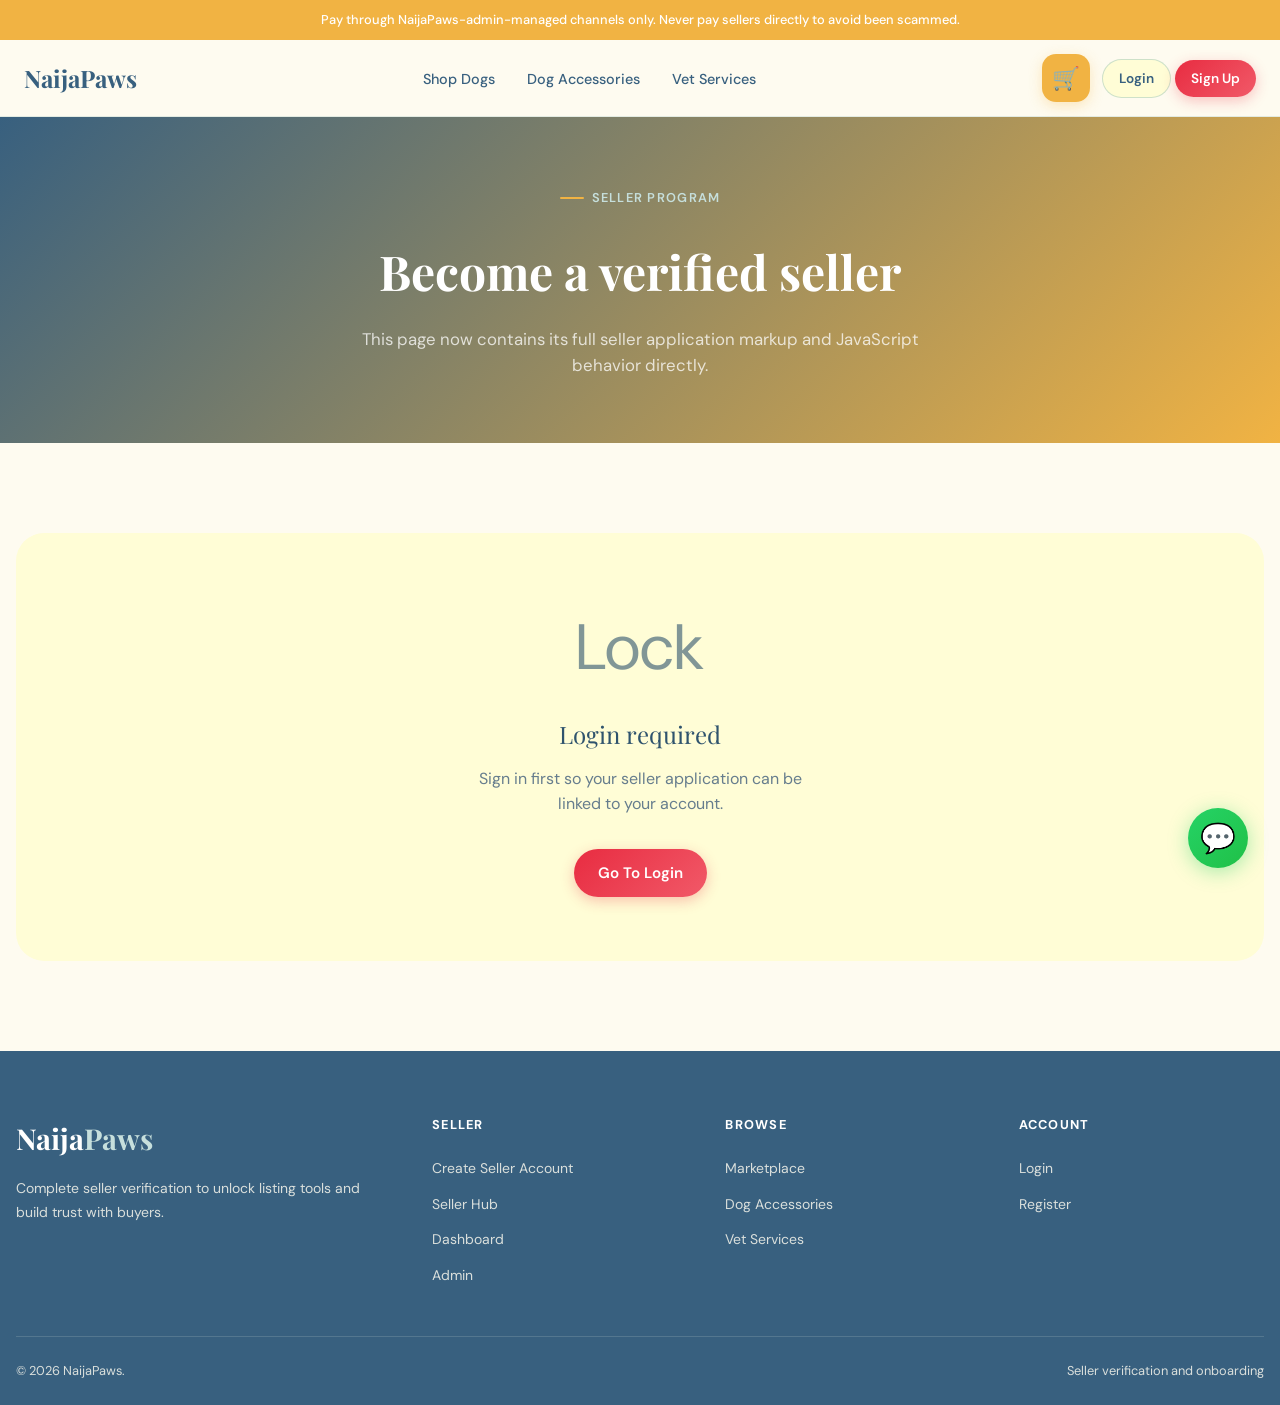
<file: seller-verification.html>
<!DOCTYPE html>
<html lang="en">
<head>
  <base href="./">
  <meta charset="UTF-8">
  <meta name="viewport" content="width=device-width, initial-scale=1.0">
  <meta name="description" content="Apply for seller verification on NaijaPaws and unlock tools for listing dogs and products.">
  <meta name="theme-color" content="#38607f">
  <title>NaijaPaws | Seller Verification</title>
  <link rel="stylesheet" href="css/main.css">
  <link rel="stylesheet" href="css/seller-verification.css">
</head>
<body class="page-seller-verification">
  <div class="fraud-banner" role="alert">Pay through NaijaPaws-admin-managed channels only. Never pay sellers directly to avoid been scammed.</div>

  <nav class="navbar" aria-label="Main navigation">
    <div class="nav-inner">
      <a href="index.html" class="nav-logo"><span class="nav-logo-text">Naija<span>Paws</span></span></a>
      <ul class="nav-links">
        <li><a href="marketplace.html">Shop Dogs</a></li>
        <li><a href="products.html">Dog Accessories</a></li>
        <li><a href="services.html">Vet Services</a></li>
      </ul>
      <div class="nav-actions">
        <button type="button" class="nav-cart-btn" data-open-cart><span class="cart-badge" style="display:none"></span></button>
        <div data-auth-guest>
          <a href="login.html" class="btn btn-secondary btn-sm">Login</a>
          <a href="register.html" class="btn btn-primary btn-sm">Sign Up</a>
        </div>
        <div data-auth-user style="display:none;align-items:center;gap:0.75rem">
          <a href="dashboard.html" class="btn btn-secondary btn-sm" data-user-link>Dashboard</a>
          <button type="button" class="btn btn-sm" style="color:var(--text-muted)" data-logout>Log Out</button>
        </div>
        <button type="button" class="nav-mobile-toggle"><span></span><span></span><span></span></button>
      </div>
    </div>
  </nav>

  <div class="nav-mobile">
    <div class="nav-mobile-drawer">
      <div style="display:flex;align-items:center;justify-content:space-between;margin-bottom:1.5rem">
        <span class="nav-logo-text">Naija<span style="color:var(--forest)">Paws</span></span>
        <button type="button" class="nav-mobile-close" style="font-size:1.5rem;color:var(--text-muted)">x</button>
      </div>
      <nav class="nav-mobile-links">
        <a href="marketplace.html">Shop Dogs</a>
        <a href="products.html">Dog Accessories</a>
        <a href="services.html">Vet Services</a>
      </nav>
    </div>
  </div>

  <div class="cart-overlay">
    <div class="cart-drawer">
      <div class="cart-header">
        <span class="display-sm">My Cart</span>
        <button type="button" class="cart-close" style="font-size:1.5rem;color:var(--text-muted)">x</button>
      </div>
      <div class="cart-body"></div>
      <div class="cart-footer" style="display:none"></div>
    </div>
  </div>

  <div class="toast-container" aria-live="polite" aria-atomic="true"></div>

  <!-- Floating Buttons -->
  <a href="https://wa.me/09048239391?text=Hello%20NaijaPaws%20team%21%20I%20would%20like%20to%20chat%20with%20you." target="_blank" rel="noopener noreferrer" class="floating-chat-btn" aria-label="Chat with us on WhatsApp" title="Chat with us on WhatsApp">
    💬
    <div class="tooltip">Chat with us now!</div>
  </a>
  <button type="button" class="back-to-top" aria-label="Back to top" title="Back to top">↑</button>

  <main>
    <div style="background:linear-gradient(135deg,var(--forest),var(--amber));padding:4rem 0;color:white">
      <div class="container text-center">
        <div class="section-eyebrow" style="color:var(--sage-light);justify-content:center">Seller Program</div>
        <h1 style="font-family:var(--font-display);font-size:clamp(2rem,4vw,3rem);margin:0.75rem 0 1rem">Become a verified seller</h1>
        <p style="color:rgba(255,255,255,0.75);font-size:1.05rem;max-width:560px;margin:0 auto">
          This page now contains its full seller application markup and JavaScript behavior directly.
        </p>
      </div>
    </div>

    <section class="section">
      <div class="container">
        <div id="seller-login-gate" style="display:none">
          <div class="empty-state" style="background:var(--warm-white);border-radius:var(--radius-xl)">
            <div class="empty-icon">Lock</div>
            <div class="empty-title">Login required</div>
            <div class="empty-desc">Sign in first so your seller application can be linked to your account.</div>
            <a href="login.html" class="btn btn-primary">Go To Login</a>
          </div>
        </div>

        <div id="seller-form-content">
          <div style="display:grid;grid-template-columns:1fr 360px;gap:3rem;align-items:start" class="js-responsive-detail">
            <div>
              <div id="seller-existing-status" style="display:none;margin-bottom:1.5rem"></div>

              <form id="seller-form" class="verification-card">
                <h2 style="font-family:var(--font-display);font-size:1.3rem;margin-bottom:1.5rem">Seller application</h2>
                <div class="form-row">
                  <div class="form-group">
                    <label class="form-label" for="seller-name">Full name</label>
                    <input id="seller-name" name="full_name" class="form-control" placeholder="Adeniyi Kennels" required>
                  </div>
                  <div class="form-group">
                    <label class="form-label" for="seller-phone">Phone</label>
                    <input id="seller-phone" type="tel" name="phone" class="form-control" placeholder="08012345678" required>
                  </div>
                </div>
                <div class="form-group">
                  <label class="form-label" for="seller-state">State</label>
                  <select id="seller-state" name="state" class="form-control" required>
                    <option value="">Select state</option>
                    <option value="Lagos">Lagos</option>
                    <option value="Abuja">Abuja</option>
                    <option value="Ogun">Ogun</option>
                    <option value="Enugu">Enugu</option>
                    <option value="Rivers">Rivers</option>
                  </select>
                </div>
                <div class="form-group">
                  <label class="form-label" for="seller-address">Address</label>
                  <textarea id="seller-address" name="address" rows="3" class="form-control" placeholder="Street, area, city" required></textarea>
                </div>
                <div class="form-row">
                  <div class="form-group">
                    <label class="form-label" for="seller-id-type">ID type</label>
                    <select id="seller-id-type" name="id_type" class="form-control" required>
                      <option value="">Select ID type</option>
                      <option value="nin">NIN slip</option>
                      <option value="drivers_license">Driver license</option>
                      <option value="passport">International passport</option>
                    </select>
                  </div>
                  <div class="form-group">
                    <label class="form-label" for="seller-nin">NIN or ID number</label>
                    <input id="seller-nin" name="nin_number" class="form-control" placeholder="Enter number" required>
                  </div>
                </div>
                <label class="checkbox-group" style="margin-bottom:1.25rem">
                  <input type="checkbox" name="commission_agree" value="1" required>
                  <label>I accept the 30 percent commission policy for orders coordinated through NaijaPaws.</label>
                </label>
                <button type="submit" class="btn btn-primary btn-block">Submit Seller Application</button>
              </form>
            </div>

            <div class="verification-card">
              <h3 style="font-family:var(--font-display);margin-bottom:0.75rem">Application guide</h3>
              <div class="verification-step"><div class="step-num">1</div><div><div class="font-semibold">Complete your details</div><div class="text-sm text-muted">Provide accurate identity, contact, and business information.</div></div></div>
              <div class="verification-step"><div class="step-num">2</div><div><div class="font-semibold">Review your information</div><div class="text-sm text-muted">Double-check your answers so your seller profile is complete and trustworthy.</div></div></div>
              <div class="verification-step"><div class="step-num">3</div><div><div class="font-semibold">Move into the Seller Hub</div><div class="text-sm text-muted">Once submitted, continue to the Seller Hub to manage dogs, food, and accessories.</div></div></div>
            </div>
          </div>
        </div>
      </div>
    </section>
  </main>

  <footer class="footer">
    <div class="container">
      <div class="footer-grid">
        <div class="footer-brand">
          <div class="footer-logo-text">Naija<span>Paws</span></div>
          <p class="footer-desc">Complete seller verification to unlock listing tools and build trust with buyers.</p>
        </div>
        <div>
          <div class="footer-col-title">Seller</div>
          <ul class="footer-links">
            <li><a href="register.html#seller">Create Seller Account</a></li>
            <li><a href="seller-portal.html">Seller Hub</a></li>
            <li><a href="dashboard.html">Dashboard</a></li>
            <li><a href="admin/index.html">Admin</a></li>
          </ul>
        </div>
        <div>
          <div class="footer-col-title">Browse</div>
          <ul class="footer-links">
            <li><a href="marketplace.html">Marketplace</a></li>
            <li><a href="products.html">Dog Accessories</a></li>
            <li><a href="services.html">Vet Services</a></li>
          </ul>
        </div>
        <div>
          <div class="footer-col-title">Account</div>
          <ul class="footer-links">
            <li><a href="login.html">Login</a></li>
            <li><a href="register.html">Register</a></li>
          </ul>
        </div>
      </div>
      <div class="footer-bottom">
        <div>&copy; 2026 NaijaPaws.</div>
        <div>Seller verification and onboarding</div>
      </div>
    </div>
  </footer>

  <script src="js/site-data.js"></script>
  <script src="js/main.js"></script>
  <script src="js/seller-verification.js"></script>
</body>
</html>
</file>
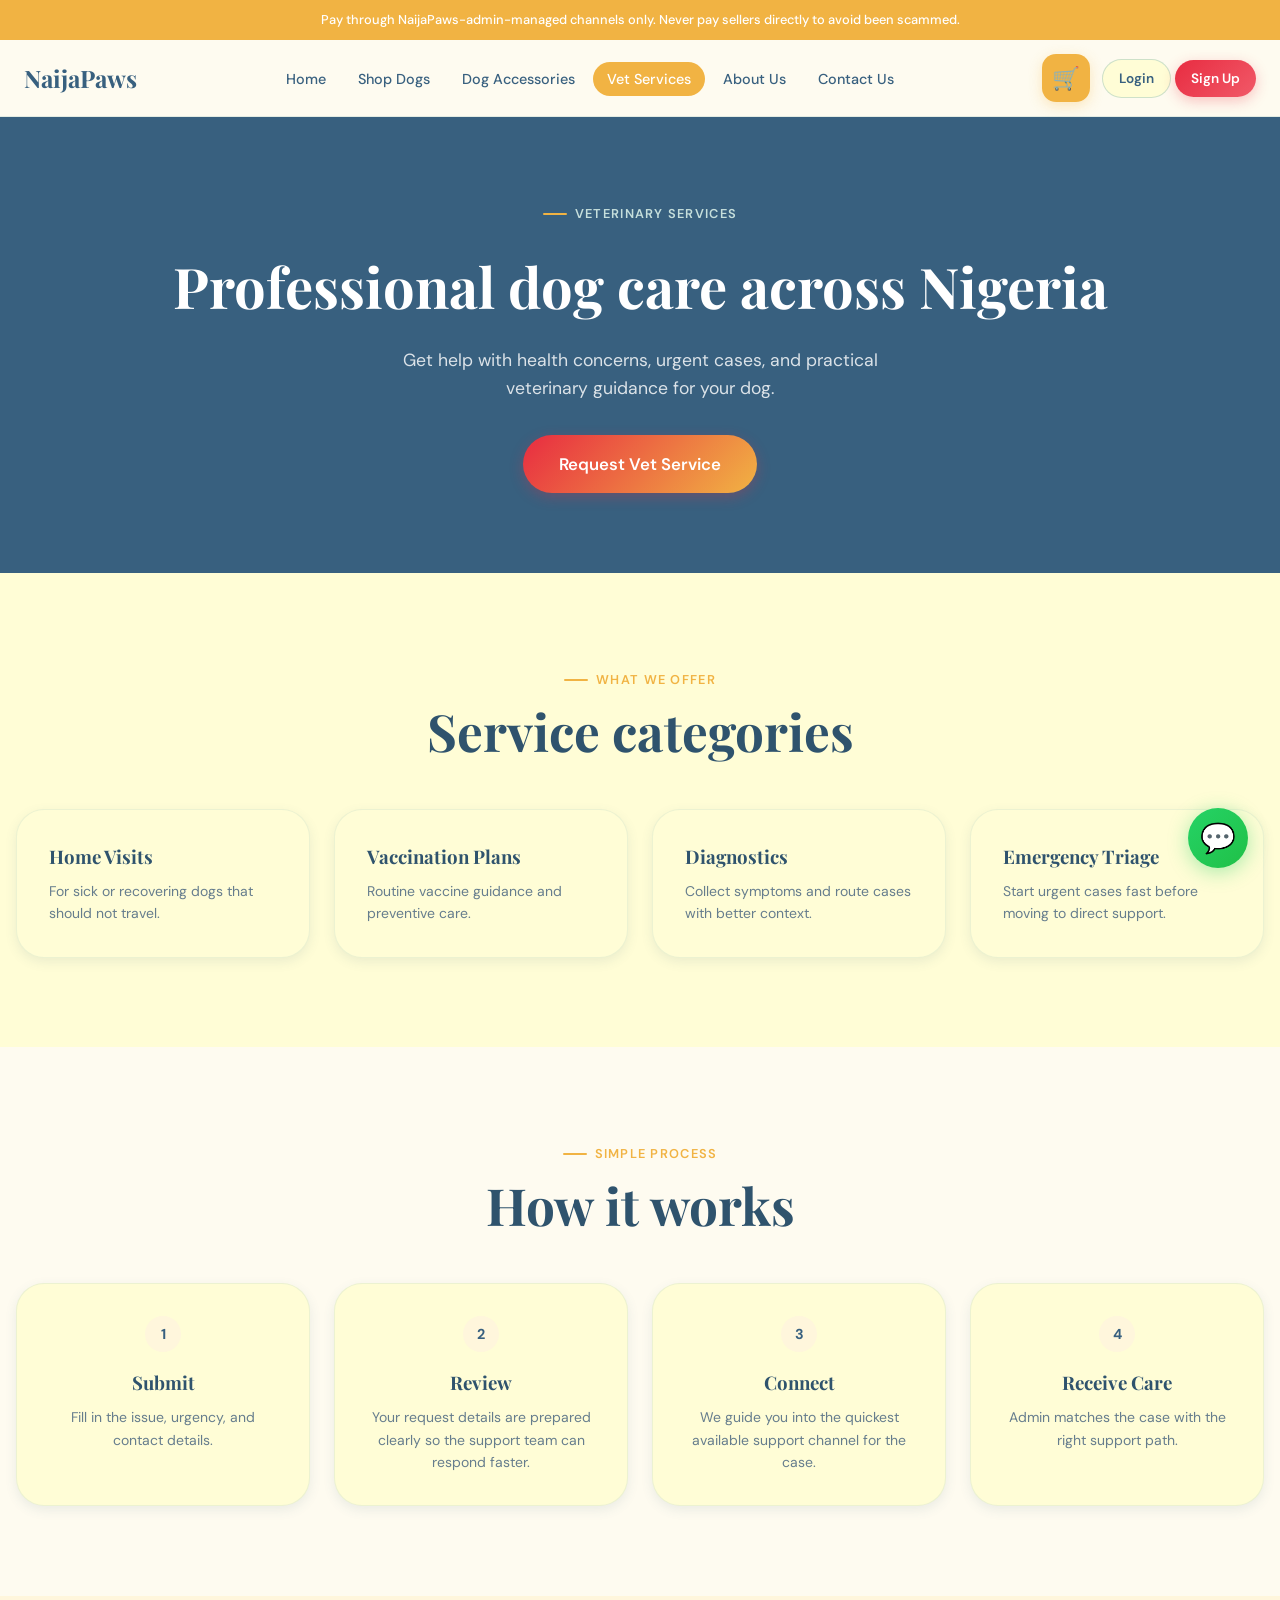
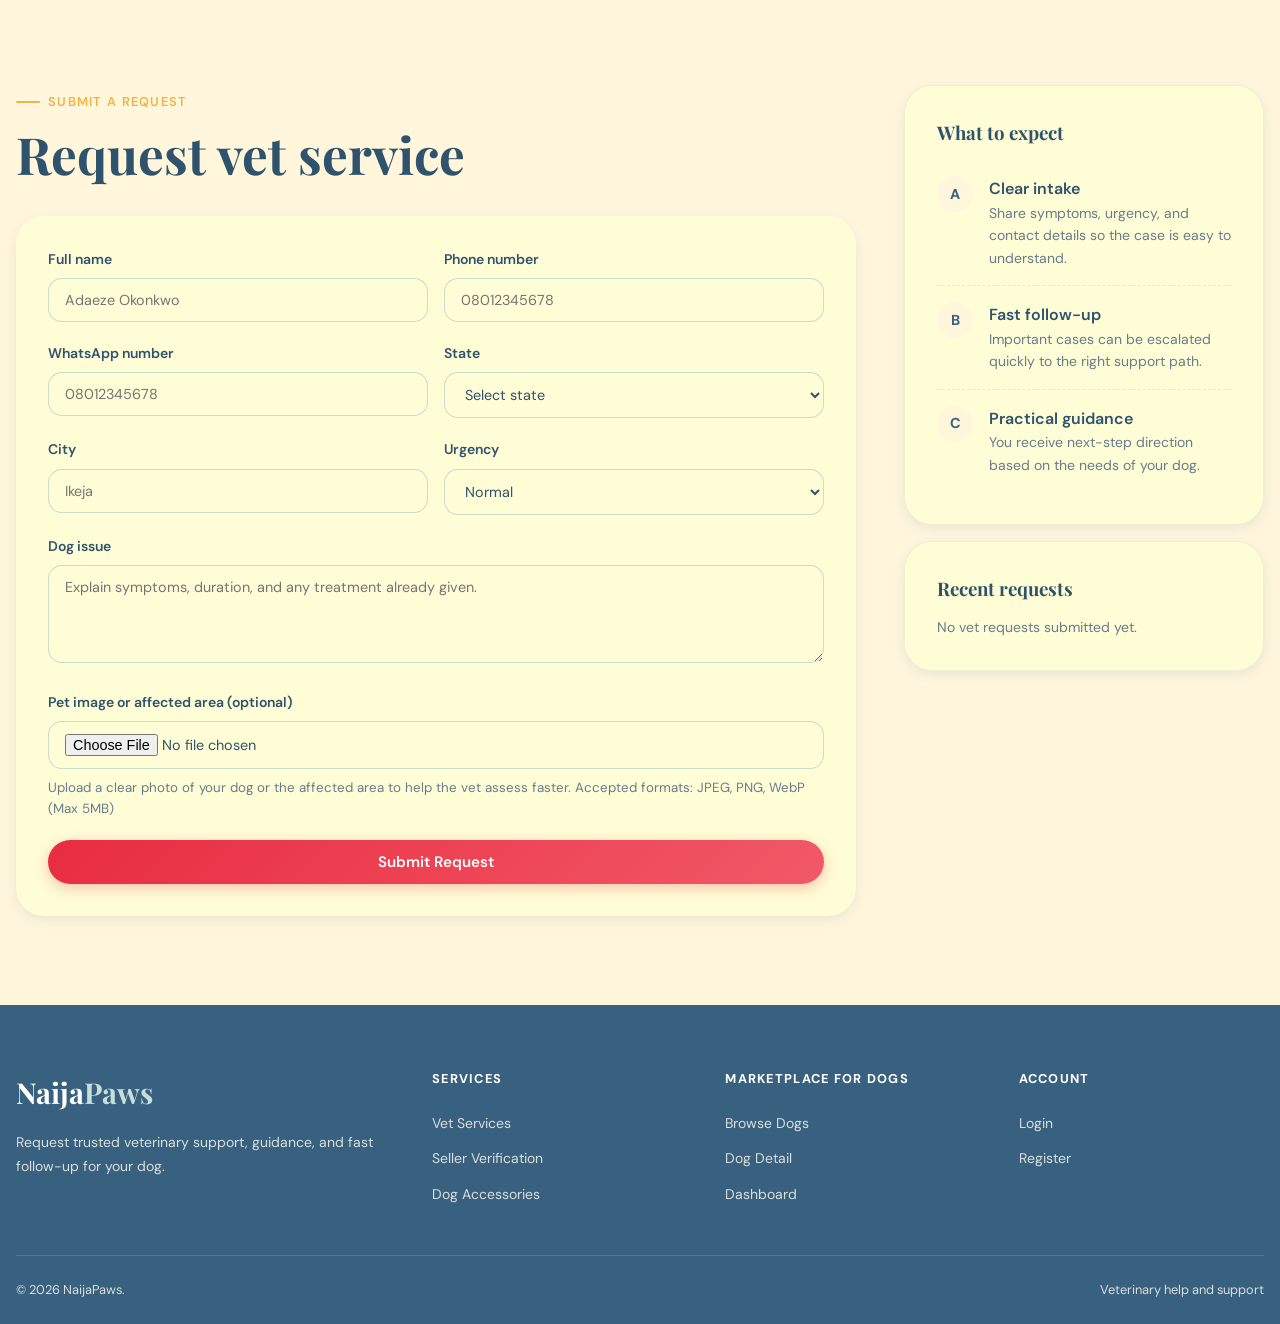
<file: services.html>
<!DOCTYPE html>
<html lang="en">
<head>
  <base href="./">
  <meta charset="UTF-8">
  <meta name="viewport" content="width=device-width, initial-scale=1.0">
  <meta name="description" content="Request veterinary support, health guidance, and urgent pet care through NaijaPaws.">
  <meta name="theme-color" content="#38607f">
  <title>NaijaPaws | Services</title>
  <link rel="stylesheet" href="css/main.css">
  <link rel="stylesheet" href="css/services.css">
</head>
<body class="page-services">
  <div class="fraud-banner" role="alert">Pay through NaijaPaws-admin-managed channels only. Never pay sellers directly to avoid been scammed.</div>

  <nav class="navbar" aria-label="Main navigation">
    <div class="nav-inner">
      <a href="index.html" class="nav-logo"><span class="nav-logo-text">Naija<span>Paws</span></span></a>
      <ul class="nav-links">
         <li><a href="index.html">Home</a></li>
        <li><a href="marketplace.html">Shop Dogs</a></li>
        <li><a href="products.html">Dog Accessories</a></li>
        <li><a href="services.html" class="nav-link-active">Vet Services</a></li>
        <li><a href="about.html">About Us</a></li>
        <li><a href="contact.html">Contact Us</a></li>
      </ul>
      <div class="nav-actions">
        <button type="button" class="nav-cart-btn" data-open-cart><span class="cart-badge" style="display:none"></span></button>
        <div data-auth-guest>
          <a href="login.html" class="btn btn-secondary btn-sm">Login</a>
          <a href="register.html" class="btn btn-primary btn-sm">Sign Up</a>
        </div>
        <div data-auth-user style="display:none;align-items:center;gap:0.75rem">
          <a href="dashboard.html" class="btn btn-secondary btn-sm" data-user-link>Dashboard</a>
          <button type="button" class="btn btn-sm" style="color:var(--text-muted)" data-logout>Log Out</button>
        </div>
        <button type="button" class="nav-mobile-toggle"><span></span><span></span><span></span></button>
      </div>
    </div>
  </nav>

  <div class="nav-mobile">
    <div class="nav-mobile-drawer">
      <div style="display:flex;align-items:center;justify-content:space-between;margin-bottom:1.5rem">
        <span class="nav-logo-text">Naija<span style="color:var(--forest)">Paws</span></span>
        <button type="button" class="nav-mobile-close" style="font-size:1.5rem;color:var(--text-muted)">x</button>
      </div>
      <nav class="nav-mobile-links">
        <a href="marketplace.html">Shop Dogs</a>
        <a href="products.html">Dog Accessories</a>
        <a href="services.html">Vet Services</a>
      </nav>
    </div>
  </div>

  <div class="cart-overlay">
    <div class="cart-drawer">
      <div class="cart-header">
        <span class="display-sm">My Cart</span>
        <button type="button" class="cart-close" style="font-size:1.5rem;color:var(--text-muted)">x</button>
      </div>
      <div class="cart-body"></div>
      <div class="cart-footer" style="display:none"></div>
    </div>
  </div>

  <div class="toast-container" aria-live="polite" aria-atomic="true"></div>

  <!-- Floating Buttons -->
  <a href="https://wa.me/09048239391?text=Hello%20NaijaPaws%20team%21%20I%20would%20like%20to%20chat%20with%20you." target="_blank" rel="noopener noreferrer" class="floating-chat-btn" aria-label="Chat with us on WhatsApp" title="Chat with us on WhatsApp">
    💬
    <div class="tooltip">Chat with us now!</div>
  </a>
  <button type="button" class="back-to-top" aria-label="Back to top" title="Back to top">↑</button>

  <main>
    <div style="background-color:var(--forest);padding:5rem 0;color:white;text-align:center">
      <div class="container">
        <div class="section-eyebrow" style="color:var(--sage-light);justify-content:center;margin-bottom:1rem">Veterinary Services</div>
        <h1 style="font-family:var(--font-display);font-size:clamp(2rem,5vw,3.5rem);margin-bottom:1rem">Professional dog care across Nigeria</h1>
        <p style="color:rgba(255,255,255,0.82);font-size:1.1rem;max-width:560px;margin:0 auto 2rem">
          Get help with health concerns, urgent cases, and practical veterinary guidance for your dog.
        </p>
        <a href="#request" class="btn btn-orange btn-lg">Request Vet Service</a>
      </div>
    </div>

    <section class="section" style="background:var(--warm-white)">
      <div class="container">
        <div class="section-header text-center">
          <div class="section-eyebrow">What We Offer</div>
          <h2 class="display-lg">Service categories</h2>
        </div>
        <div class="grid-4">
          <div class="verification-card fade-in-up"><h3 style="font-family:var(--font-display);margin-bottom:0.5rem">Home Visits</h3><p class="text-sm text-muted">For sick or recovering dogs that should not travel.</p></div>
          <div class="verification-card fade-in-up"><h3 style="font-family:var(--font-display);margin-bottom:0.5rem">Vaccination Plans</h3><p class="text-sm text-muted">Routine vaccine guidance and preventive care.</p></div>
          <div class="verification-card fade-in-up"><h3 style="font-family:var(--font-display);margin-bottom:0.5rem">Diagnostics</h3><p class="text-sm text-muted">Collect symptoms and route cases with better context.</p></div>
          <div class="verification-card fade-in-up"><h3 style="font-family:var(--font-display);margin-bottom:0.5rem">Emergency Triage</h3><p class="text-sm text-muted">Start urgent cases fast before moving to direct support.</p></div>
        </div>
      </div>
    </section>

    <section class="section">
      <div class="container">
        <div class="section-header text-center">
          <div class="section-eyebrow">Simple Process</div>
          <h2 class="display-lg">How it works</h2>
        </div>
        <div class="grid-4 text-center">
          <div class="verification-card fade-in-up"><div class="step-num" style="margin:0 auto 1rem">1</div><h3 style="font-family:var(--font-display);margin-bottom:0.5rem">Submit</h3><p class="text-sm text-muted">Fill in the issue, urgency, and contact details.</p></div>
          <div class="verification-card fade-in-up"><div class="step-num" style="margin:0 auto 1rem">2</div><h3 style="font-family:var(--font-display);margin-bottom:0.5rem">Review</h3><p class="text-sm text-muted">Your request details are prepared clearly so the support team can respond faster.</p></div>
          <div class="verification-card fade-in-up"><div class="step-num" style="margin:0 auto 1rem">3</div><h3 style="font-family:var(--font-display);margin-bottom:0.5rem">Connect</h3><p class="text-sm text-muted">We guide you into the quickest available support channel for the case.</p></div>
          <div class="verification-card fade-in-up"><div class="step-num" style="margin:0 auto 1rem">4</div><h3 style="font-family:var(--font-display);margin-bottom:0.5rem">Receive Care</h3><p class="text-sm text-muted">Admin matches the case with the right support path.</p></div>
        </div>
      </div>
    </section>

    <section class="section" id="request" style="background:var(--sand)">
      <div class="container">
        <div style="display:grid;grid-template-columns:1fr 360px;gap:3rem;align-items:start" class="js-responsive-detail">
          <div>
            <div class="section-eyebrow">Submit A Request</div>
            <h2 class="display-lg" style="margin-bottom:2rem">Request vet service</h2>
            <form id="vet-request-form" style="background:var(--warm-white);border-radius:var(--radius-xl);padding:2rem;box-shadow:var(--shadow-sm)">
              <div class="form-row">
                <div class="form-group">
                  <label class="form-label" for="vet-name">Full name</label>
                  <input id="vet-name" name="full_name" class="form-control" placeholder="Adaeze Okonkwo" required>
                </div>
                <div class="form-group">
                  <label class="form-label" for="vet-phone">Phone number</label>
                  <input id="vet-phone" type="tel" name="phone" class="form-control" placeholder="08012345678" required>
                </div>
              </div>
              <div class="form-row">
                <div class="form-group">
                  <label class="form-label" for="vet-whatsapp">WhatsApp number</label>
                  <input id="vet-whatsapp" type="tel" name="whatsapp_number" class="form-control" placeholder="08012345678" required>
                </div>
                <div class="form-group">
                  <label class="form-label" for="vet-state">State</label>
                  <select id="vet-state" name="state" class="form-control" required>
                    <option value="">Select state</option>
                    <option value="Lagos">Lagos</option>
                    <option value="Abuja">Abuja</option>
                    <option value="Enugu">Enugu</option>
                    <option value="Rivers">Rivers</option>
                    <option value="Ogun">Ogun</option>
                  </select>
                </div>
              </div>
              <div class="form-row">
                <div class="form-group">
                  <label class="form-label" for="vet-city">City</label>
                  <input id="vet-city" name="city" class="form-control" placeholder="Ikeja">
                </div>
                <div class="form-group">
                  <label class="form-label" for="vet-urgency">Urgency</label>
                  <select id="vet-urgency" name="urgency" class="form-control">
                    <option value="normal">Normal</option>
                    <option value="urgent">Urgent</option>
                    <option value="emergency">Emergency</option>
                  </select>
                </div>
              </div>
              <div class="form-group">
                <label class="form-label" for="vet-issue">Dog issue</label>
                <textarea id="vet-issue" name="dog_issue" rows="4" class="form-control" placeholder="Explain symptoms, duration, and any treatment already given." required></textarea>
              </div>
              <div class="form-group">
                <label class="form-label" for="vet-image">Pet image or affected area (optional)</label>
                <input id="vet-image" type="file" name="pet_image" class="form-control" accept="image/*" />
                <small class="text-muted" style="display:block;margin-top:0.5rem">Upload a clear photo of your dog or the affected area to help the vet assess faster. Accepted formats: JPEG, PNG, WebP (Max 5MB)</small>
              </div>
              <button type="submit" class="btn btn-primary btn-block">Submit Request</button>
            </form>
          </div>

          <div>
            <div class="verification-card" style="margin-bottom:1rem">
              <h3 style="font-family:var(--font-display);margin-bottom:0.75rem">What to expect</h3>
              <div class="verification-step"><div class="step-num">A</div><div><div class="font-semibold">Clear intake</div><div class="text-sm text-muted">Share symptoms, urgency, and contact details so the case is easy to understand.</div></div></div>
              <div class="verification-step"><div class="step-num">B</div><div><div class="font-semibold">Fast follow-up</div><div class="text-sm text-muted">Important cases can be escalated quickly to the right support path.</div></div></div>
              <div class="verification-step"><div class="step-num">C</div><div><div class="font-semibold">Practical guidance</div><div class="text-sm text-muted">You receive next-step direction based on the needs of your dog.</div></div></div>
            </div>
            <div class="verification-card">
              <h3 style="font-family:var(--font-display);margin-bottom:0.75rem">Recent requests</h3>
              <div id="recent-vet-requests"></div>
            </div>
          </div>
        </div>
      </div>
    </section>
  </main>

  <footer class="footer">
    <div class="container">
      <div class="footer-grid">
        <div class="footer-brand">
          <div class="footer-logo-text">Naija<span>Paws</span></div>
          <p class="footer-desc">Request trusted veterinary support, guidance, and fast follow-up for your dog.</p>
        </div>
        <div>
          <div class="footer-col-title">Services</div>
          <ul class="footer-links">
            <li><a href="services.html">Vet Services</a></li>
            <li><a href="seller-verification.html">Seller Verification</a></li>
            <li><a href="products.html">Dog Accessories</a></li>
          </ul>
        </div>
        <div>
          <div class="footer-col-title">Marketplace for Dogs</div>
          <ul class="footer-links">
            <li><a href="marketplace.html">Browse Dogs</a></li>
            <li><a href="dog.html">Dog Detail</a></li>
            <li><a href="dashboard.html">Dashboard</a></li>
          </ul>
        </div>
        <div>
          <div class="footer-col-title">Account</div>
          <ul class="footer-links">
            <li><a href="login.html">Login</a></li>
            <li><a href="register.html">Register</a></li>
          </ul>
        </div>
      </div>
      <div class="footer-bottom">
        <div>&copy; 2026 NaijaPaws.</div>
        <div>Veterinary help and support</div>
      </div>
    </div>
  </footer>

  <script src="js/site-data.js"></script>
  <script src="js/main.js"></script>
  <script src="js/services.js"></script>
</body>
</html>
</file>
<file: css/main.css>
/* ============================================================
   NaijaPaws - Main Stylesheet
   Nature-inspired | Mobile-first | Premium UI
   ============================================================ */

@import url('https://fonts.googleapis.com/css2?family=Playfair+Display:wght@500;600;700;800&family=DM+Sans:ital,opsz,wght@0,9..40,300;0,9..40,400;0,9..40,500;0,9..40,600;1,9..40,400&display=swap');

/* ---- CSS VARIABLES ----------------------------------------- */
:root {
  /* Core palette */
  --cream:       #fefbf0;
  --warm-white:  #fffdd6;
  --sand:        #fff6dc;
  --light-brown: #f1b343;
  --brown:       #8bb9b5;
  --dark-brown:  #38607f;
  --forest:      #38607f;
  --sage:        #8bb9b5;
  --sage-light:  #c6dfdc;
  --amber:       #f1b343;
  --amber-light: #f7cf79;
  --orange:      #e82c41;
  --rust:        #f06a7a;
  --charcoal:    #243646;
  --text-main:   #2f536d;
  --text-muted:  #667d8d;
  --text-light:  #94a9b5;
  --success:     #8bb9b5;
  --success-bg:  #edf6f4;
  --warning:     #f1b343;
  --warning-bg:  #fff3cf;
  --danger:      #e82c41;
  --danger-bg:   #fdecef;
  --info:        #38607f;
  --info-bg:     #edf3f8;

  /* Shadows */
  --shadow-xs:   0 1px 3px rgba(56,96,127,.08);
  --shadow-sm:   0 4px 12px rgba(56,96,127,.10);
  --shadow-md:   0 8px 24px rgba(56,96,127,.12);
  --shadow-lg:   0 16px 48px rgba(56,96,127,.14);
  --shadow-xl:   0 24px 64px rgba(56,96,127,.18);

  /* Border radius */
  --radius-sm:   8px;
  --radius-md:   14px;
  --radius-lg:   20px;
  --radius-xl:   28px;
  --radius-full: 9999px;

  /* Transitions */
  --ease-out:    cubic-bezier(0.16, 1, 0.3, 1);
  --ease-spring: cubic-bezier(0.34, 1.56, 0.64, 1);

  /* Typography */
  --font-display: 'Playfair Display', Georgia, serif;
  --font-body:    'DM Sans', system-ui, sans-serif;

  /* Spacing */
  --section-py: clamp(3rem, 7vw, 6rem);
  --container:  min(100% - 2rem, 1280px);
}

/* ---- RESET & BASE ------------------------------------------ */
*, *::before, *::after { box-sizing: border-box; margin: 0; padding: 0; }

html {
  scroll-behavior: smooth;
  -webkit-text-size-adjust: 100%;
  width: 100%;
  max-width: 100%;
  overflow-x: clip;
}

body {
  font-family: var(--font-body);
  background: var(--cream);
  color: var(--text-main);
  line-height: 1.6;
  width: 100%;
  max-width: 100%;
  overflow-x: clip;
  font-size: 16px;
}

img { display: block; max-width: 100%; height: auto; }
a { color: inherit; text-decoration: none; }
button { cursor: pointer; border: none; background: none; font-family: inherit; }
input, textarea, select { font-family: inherit; }
ul { list-style: none; }
main, section, footer { max-width: 100%; }

/* ---- TYPOGRAPHY -------------------------------------------- */
.display-xl { font-family: var(--font-display); font-size: clamp(2.4rem, 6vw, 4.5rem); font-weight: 700; line-height: 1.1; }
.display-lg { font-family: var(--font-display); font-size: clamp(2rem, 4vw, 3.2rem); font-weight: 700; line-height: 1.15; }
.display-md { font-family: var(--font-display); font-size: clamp(1.6rem, 3vw, 2.4rem); font-weight: 600; line-height: 1.2; }
.display-sm { font-family: var(--font-display); font-size: clamp(1.3rem, 2.5vw, 1.8rem); font-weight: 600; line-height: 1.25; }
.text-xl    { font-size: 1.25rem; }
.text-lg    { font-size: 1.125rem; }
.text-sm    { font-size: 0.875rem; }
.text-xs    { font-size: 0.75rem; }
.text-muted { color: var(--text-muted); }
.font-medium { font-weight: 500; }
.font-semibold { font-weight: 600; }
.font-bold { font-weight: 700; }

/* ---- LAYOUT ----------------------------------------------- */
.container { width: var(--container); margin-inline: auto; }
.section    { padding-block: var(--section-py); }
.grid-2     { display: grid; grid-template-columns: repeat(2, 1fr); gap: 1.5rem; }
.grid-3     { display: grid; grid-template-columns: repeat(3, 1fr); gap: 1.5rem; }
.grid-4     { display: grid; grid-template-columns: repeat(4, 1fr); gap: 1.5rem; }
.flex       { display: flex; }
.flex-col   { flex-direction: column; }
.items-center { align-items: center; }
.justify-between { justify-content: space-between; }
.gap-1      { gap: 0.5rem; }
.gap-2      { gap: 1rem; }
.gap-3      { gap: 1.5rem; }
.gap-4      { gap: 2rem; }
.text-center { text-align: center; }

/* ---- NAVBAR ----------------------------------------------- */
.navbar {
  position: sticky;
  top: 0;
  z-index: 1000;
  background: rgba(254, 251, 240, 0.95);
  backdrop-filter: blur(20px);
  -webkit-backdrop-filter: blur(20px);
  border-bottom: 1px solid rgba(139, 185, 181, 0.24);
  transition: box-shadow 0.3s var(--ease-out);
}
.navbar.scrolled { box-shadow: var(--shadow-md); }

.nav-inner {
  display: flex;
  align-items: center;
  justify-content: space-between;
  padding: 0.875rem 1.5rem;
  max-width: 1280px;
  margin: 0 auto;
  gap: 2rem;
}
.nav-inner > * { min-width: 0; }

.nav-logo {
  display: flex;
  align-items: center;
  gap: 0.625rem;
  flex-shrink: 0;
}
.nav-logo-icon {
  width: 40px;
  height: 40px;
  background: linear-gradient(135deg, var(--amber) 0%, var(--sage) 100%);
  border-radius: var(--radius-md);
  display: flex;
  align-items: center;
  justify-content: center;
  font-size: 1.3rem;
  color: white;
}
.nav-logo-text {
  font-family: var(--font-display);
  font-size: 1.5rem;
  font-weight: 700;
  color: var(--dark-brown);
}
.nav-logo-text span { color: var(--forest); }

.nav-links {
  display: flex;
  align-items: center;
  gap: 0.25rem;
  flex: 1;
  justify-content: center;
}
.nav-links a {
  padding: 0.5rem 0.875rem;
  border-radius: var(--radius-full);
  font-size: 0.9rem;
  font-weight: 500;
  color: var(--dark-brown);
  transition: all 0.2s;
  white-space: nowrap;
}
.nav-links a:hover, .nav-links a.active {
  background: var(--light-brown);
  color: white;
}

.nav-actions {
  display: flex;
  align-items: center;
  gap: 0.75rem;
  flex-shrink: 0;
}

.nav-cart-btn {
  position: relative;
  width: 48px;
  height: 48px;
  border-radius: var(--radius-md);
  background: linear-gradient(135deg, var(--amber) 0%, var(--light-brown) 100%);
  display: flex;
  align-items: center;
  justify-content: center;
  transition: all 0.3s var(--ease-out);
  font-size: 1.3rem;
  color: white;
  box-shadow: 0 4px 14px rgba(241, 179, 67, 0.3);
  overflow: hidden;
}
.nav-cart-btn::before {
  content: '🛒';
  position: absolute;
  font-size: 1.4rem;
  transition: transform 0.3s var(--ease-out), opacity 0.3s var(--ease-out);
  transform: scale(1);
  opacity: 1;
}
.nav-cart-btn::after {
  content: 'CART';
  position: absolute;
  font-size: 0.7rem;
  font-weight: 700;
  letter-spacing: 1px;
  transition: transform 0.3s var(--ease-out), opacity 0.3s var(--ease-out);
  transform: scale(0.8);
  opacity: 0;
  text-align: center;
}
.nav-cart-btn:hover {
  background: linear-gradient(135deg, var(--light-brown) 0%, var(--amber) 100%);
  transform: translateY(-3px);
  box-shadow: 0 8px 24px rgba(241, 179, 67, 0.4);
}
.nav-cart-btn:hover::before {
  transform: scale(0.6);
  opacity: 0;
}
.nav-cart-btn:hover::after {
  transform: scale(1);
  opacity: 1;
}
.cart-badge {
  position: absolute;
  top: -8px;
  right: -8px;
  min-width: 22px;
  height: 22px;
  background: linear-gradient(135deg, var(--orange) 0%, #f15968 100%);
  color: white;
  border-radius: var(--radius-full);
  font-size: 0.7rem;
  font-weight: 700;
  display: flex;
  align-items: center;
  justify-content: center;
  padding: 0 4px;
  box-shadow: 0 2px 8px rgba(232, 44, 65, 0.4);
  z-index: 10;
  animation: badgePulse 2s ease-in-out infinite;
}
@keyframes badgePulse {
  0%, 100% { transform: scale(1); }
  50% { transform: scale(1.15); }
}

.nav-mobile-toggle {
  display: none;
  width: 40px;
  height: 40px;
  border-radius: var(--radius-md);
  background: var(--sand);
  align-items: center;
  justify-content: center;
  flex-direction: column;
  gap: 5px;
  transition: all 0.2s;
}
.nav-mobile-toggle span {
  display: block;
  width: 22px;
  height: 2px;
  background: var(--dark-brown);
  border-radius: 2px;
  transition: all 0.3s;
}

/* Mobile nav */
.nav-mobile {
  display: none;
  position: fixed;
  inset: 0;
  background: rgba(56, 96, 127, 0.6);
  z-index: 999;
  backdrop-filter: blur(4px);
}
.nav-mobile.open { display: block; }
.nav-mobile-drawer {
  position: absolute;
  top: 0;
  right: 0;
  width: min(340px, 100%);
  height: 100%;
  background: var(--warm-white);
  padding: 2rem 1.5rem;
  overflow-y: auto;
  transform: translateX(100%);
  transition: transform 0.35s var(--ease-out);
}
.nav-mobile.open .nav-mobile-drawer { transform: translateX(0); }
.nav-mobile-links a {
  display: flex;
  align-items: center;
  gap: 0.75rem;
  padding: 0.875rem 1rem;
  border-radius: var(--radius-md);
  color: var(--text-main);
  font-weight: 500;
  font-size: 1rem;
  transition: all 0.2s;
  margin-bottom: 0.25rem;
}
.nav-mobile-links a:hover { background: var(--sand); }
.nav-mobile-links [data-auth-guest],
.nav-mobile-links [data-auth-user] {
  display: grid;
  gap: 0.75rem;
  margin-top: 1rem;
  padding-top: 1rem;
  border-top: 1px solid rgba(139, 185, 181, 0.28);
}
.nav-mobile-auth-link {
  justify-content: center;
  border: 1px solid rgba(139, 185, 181, 0.32);
  background: var(--warm-white);
  box-shadow: var(--shadow-xs);
}
.nav-mobile-auth-link-primary {
  background: linear-gradient(135deg, var(--orange) 0%, #f15968 100%);
  border-color: transparent;
  color: white;
}

/* ---- FRAUD WARNING BANNER ---------------------------------- */
.fraud-banner {
  background-color: var(--light-brown);
  color: white;
  text-align: center;
  padding: 0.625rem 1rem;
  font-size: 0.8rem;
  font-weight: 500;
  display: flex;
  align-items: center;
  justify-content: center;
  gap: 0.5rem;
  position: relative;
  z-index: 1001;
}
.fraud-banner strong { color: var(--amber-light); }

/* ---- BUTTONS ---------------------------------------------- */
.btn {
  display: inline-flex;
  align-items: center;
  justify-content: center;
  gap: 0.5rem;
  padding: 0.75rem 1.5rem;
  border-radius: var(--radius-full);
  font-weight: 600;
  font-size: 0.95rem;
  transition: all 0.25s var(--ease-out);
  cursor: pointer;
  border: none;
  outline: none;
  white-space: nowrap;
  font-family: var(--font-body);
}
.btn:focus-visible { box-shadow: 0 0 0 3px rgba(56, 96, 127, 0.35); }

.btn-primary {
  background: linear-gradient(135deg, var(--orange) 0%, #f15968 100%);
  color: white;
  box-shadow: 0 4px 14px rgba(232, 44, 65, 0.28);
}
.btn-primary:hover {
  transform: translateY(-2px);
  box-shadow: 0 8px 24px rgba(232, 44, 65, 0.34);
  filter: brightness(1.05);
}

.btn-secondary {
  background: var(--warm-white);
  color: var(--forest);
  border: 1.5px solid rgba(139, 185, 181, 0.42);
}
.btn-secondary:hover { background: var(--amber); color: white; transform: translateY(-1px); }

.btn-orange {
  background: linear-gradient(135deg, var(--orange) 0%, var(--amber) 100%);
  color: white;
  box-shadow: 0 4px 14px rgba(232, 44, 65, 0.28);
}
.btn-orange:hover { transform: translateY(-2px); box-shadow: 0 8px 24px rgba(232, 44, 65, 0.34); }

.btn-outline {
  background: transparent;
  border: 2px solid var(--orange);
  color: var(--orange);
}
.btn-outline:hover { background: var(--orange); color: white; }

.btn-white {
  background: var(--warm-white);
  color: var(--dark-brown);
  box-shadow: var(--shadow-sm);
}
.btn-white:hover { background: white; transform: translateY(-1px); }

.btn-danger { background: var(--danger); color: white; }
.btn-danger:hover { filter: brightness(0.9); }

.btn-sm { padding: 0.5rem 1rem; font-size: 0.85rem; }
.btn-lg { padding: 1rem 2.25rem; font-size: 1.05rem; }
.btn-block { width: 100%; }
.btn:disabled { opacity: 0.55; pointer-events: none; }

.btn-whatsapp {
  background: linear-gradient(135deg, var(--forest) 0%, var(--sage) 100%);
  color: white;
  box-shadow: 0 4px 14px rgba(56, 96, 127, 0.28);
}
.btn-whatsapp:hover { transform: translateY(-2px); box-shadow: 0 8px 24px rgba(56, 96, 127, 0.34); }

/* ---- HERO SECTION ----------------------------------------- */
.hero {
  position: relative;
  height: clamp(560px, 90vh, 800px);
  overflow: hidden;
  background: var(--dark-brown);
}

.hero-slides {
  position: absolute;
  inset: 0;
  display: flex;
  transition: transform 0.8s var(--ease-out);
}
.hero-slide {
  min-width: 100%;
  position: relative;
}
.hero-slide video,
.hero-slide img {
  width: 100%;
  height: 100%;
  object-fit: cover;
  opacity: 0.65;
}
.hero-slide::after {
  content: '';
  position: absolute;
  inset: 0;
  background: linear-gradient(
    135deg,
    rgba(56, 96, 127, 0.82) 0%,
    rgba(139, 185, 181, 0.34) 55%,
    rgba(241, 179, 67, 0.18) 82%,
    transparent 100%
  );
}

.hero-content {
  position: absolute;
  inset: 0;
  z-index: 10;
  display: flex;
  flex-direction: column;
  justify-content: center;
  padding: 2rem clamp(1.5rem, 5vw, 5rem);
  max-width: 720px;
}
.hero-eyebrow {
  display: inline-flex;
  align-items: center;
  gap: 0.5rem;
  background: rgba(254,251,240,0.18);
  backdrop-filter: blur(10px);
  color: var(--amber-light);
  font-size: 0.8rem;
  font-weight: 600;
  letter-spacing: 0.12em;
  text-transform: uppercase;
  padding: 0.4rem 1rem;
  border-radius: var(--radius-full);
  margin-bottom: 1.25rem;
  width: fit-content;
  border: 1px solid rgba(254,251,240,0.22);
  animation: fadeSlideUp 0.8s var(--ease-out) both;
}
.hero-title {
  font-family: var(--font-display);
  font-size: clamp(2.5rem, 6vw, 4.5rem);
  font-weight: 800;
  color: white;
  line-height: 1.08;
  margin-bottom: 1.25rem;
  animation: fadeSlideUp 0.8s 0.1s var(--ease-out) both;
}
.hero-title em {
  font-style: normal;
  color: var(--sage-light);
}
.hero-subtitle {
  font-size: clamp(1rem, 2vw, 1.2rem);
  color: rgba(254,251,240,0.88);
  margin-bottom: 2rem;
  max-width: 500px;
  line-height: 1.65;
  animation: fadeSlideUp 0.8s 0.2s var(--ease-out) both;
}
.hero-actions {
  display: flex;
  gap: 1rem;
  flex-wrap: wrap;
  animation: fadeSlideUp 0.8s 0.3s var(--ease-out) both;
}

.hero-dots {
  position: absolute;
  bottom: 2rem;
  left: 50%;
  transform: translateX(-50%);
  z-index: 10;
  display: flex;
  gap: 0.5rem;
}
.hero-dot {
  width: 8px;
  height: 8px;
  border-radius: var(--radius-full);
  background: rgba(254,251,240,0.42);
  cursor: pointer;
  transition: all 0.3s;
}
.hero-dot.active { width: 28px; background: white; }

.hero-stats {
  position: absolute;
  bottom: 2.5rem;
  right: clamp(1.5rem, 5vw, 4rem);
  z-index: 10;
  display: flex;
  gap: 1.5rem;
  animation: fadeSlideUp 0.8s 0.4s var(--ease-out) both;
}
.hero-stat {
  text-align: center;
  background: rgba(254,251,240,0.14);
  backdrop-filter: blur(10px);
  border: 1px solid rgba(254,251,240,0.18);
  padding: 1rem 1.5rem;
  border-radius: var(--radius-lg);
  color: white;
}
.hero-stat-num {
  font-family: var(--font-display);
  font-size: 1.75rem;
  font-weight: 700;
  color: var(--amber-light);
  line-height: 1;
}
.hero-stat-label { font-size: 0.75rem; opacity: 0.8; margin-top: 0.25rem; }

/* ---- SECTION HEADER --------------------------------------- */
.section-header { margin-bottom: 3rem; }
.section-eyebrow {
  display: inline-flex;
  align-items: center;
  gap: 0.5rem;
  color: var(--amber);
  font-size: 0.8rem;
  font-weight: 600;
  letter-spacing: 0.1em;
  text-transform: uppercase;
  margin-bottom: 0.75rem;
}
.section-eyebrow::before {
  content: '';
  display: block;
  width: 24px;
  height: 2px;
  background: var(--amber);
  border-radius: 2px;
}

/* ---- CATEGORY CARDS --------------------------------------- */
.categories-grid {
  display: grid;
  grid-template-columns: repeat(auto-fill, minmax(140px, 1fr));
  gap: 1rem;
}
.category-card {
  background: var(--warm-white);
  border-radius: var(--radius-xl);
  padding: 1.5rem 1rem;
  text-align: center;
  box-shadow: var(--shadow-xs);
  border: 1.5px solid transparent;
  transition: all 0.3s var(--ease-out);
  cursor: pointer;
  display: flex;
  flex-direction: column;
  align-items: center;
  gap: 0.75rem;
}
.category-card:hover {
  border-color: var(--amber);
  transform: translateY(-4px);
  box-shadow: var(--shadow-md);
}
.category-icon {
  width: 60px;
  height: 60px;
  border-radius: var(--radius-lg);
  background: rgba(139, 185, 181, 0.14);
  display: flex;
  align-items: center;
  justify-content: center;
  font-size: 1.75rem;
  transition: all 0.3s;
}
.category-card:hover .category-icon {
  background: linear-gradient(135deg, var(--amber), var(--sage));
  transform: scale(1.1);
  color: white;
}
.category-name {
  font-size: 0.85rem;
  font-weight: 600;
  color: var(--text-main);
}
.category-count {
  font-size: 0.75rem;
  color: var(--text-muted);
}

/* ---- DOG LISTING CARD ------------------------------------- */
.listing-card {
  background: var(--warm-white);
  border-radius: var(--radius-xl);
  overflow: hidden;
  box-shadow: var(--shadow-xs);
  transition: all 0.35s var(--ease-out);
  border: 1.5px solid rgba(139, 185, 181, 0.16);
  position: relative;
}
.listing-card:hover {
  transform: translateY(-6px);
  box-shadow: var(--shadow-lg);
  border-color: rgba(241, 179, 67, 0.32);
}

.card-image-wrap {
  position: relative;
  overflow: hidden;
  aspect-ratio: 4/3;
  background: var(--sand);
}
.card-image-wrap img {
  width: 100%;
  height: 100%;
  object-fit: cover;
  transition: transform 0.5s var(--ease-out);
}
.listing-card:hover .card-image-wrap img { transform: scale(1.06); }

.card-badge {
  position: absolute;
  top: 0.75rem;
  left: 0.75rem;
  padding: 0.3rem 0.8rem;
  border-radius: var(--radius-full);
  font-size: 0.7rem;
  font-weight: 700;
  text-transform: uppercase;
  letter-spacing: 0.05em;
  backdrop-filter: blur(8px);
}
.badge-sale     { background: rgba(241, 179, 67, 0.95); color: var(--charcoal); }
.badge-adoption { background: rgba(139, 185, 181, 0.95); color: var(--charcoal); }
.badge-mating   { background: rgba(56, 96, 127, 0.95); color: white; }
.badge-featured { background: rgba(232, 44, 65, 0.95); color: white; }
.badge-verified { background: rgba(139, 185, 181, 0.92); color: var(--charcoal); }
.badge-unverified { background: rgba(214, 211, 209, 0.96); color: var(--charcoal); }

.card-fav-btn {
  position: absolute;
  top: 0.75rem;
  right: 0.75rem;
  width: 36px;
  height: 36px;
  background: rgba(254,251,240,0.95);
  backdrop-filter: blur(8px);
  border-radius: var(--radius-full);
  display: flex;
  align-items: center;
  justify-content: center;
  font-size: 1rem;
  transition: all 0.2s;
  box-shadow: var(--shadow-xs);
}
.card-fav-btn:hover { transform: scale(1.1); }
.card-fav-btn.active { background: var(--danger); color: white; }

.card-body { padding: 1.25rem; }

.card-title {
  font-family: var(--font-display);
  font-size: 1.05rem;
  font-weight: 600;
  color: var(--text-main);
  margin-bottom: 0.5rem;
  overflow: hidden;
  text-overflow: ellipsis;
  white-space: nowrap;
}

.card-meta {
  display: flex;
  gap: 0.75rem;
  font-size: 0.78rem;
  color: var(--text-muted);
  margin-bottom: 0.875rem;
  flex-wrap: wrap;
}
.card-meta-item {
  display: flex;
  align-items: center;
  gap: 0.25rem;
}

.card-price {
  font-family: var(--font-display);
  font-size: 1.4rem;
  font-weight: 700;
  color: var(--forest);
  margin-bottom: 0.875rem;
}
.card-price.free { color: var(--success); }
.card-price small {
  font-size: 0.8rem;
  font-weight: 400;
  font-family: var(--font-body);
  color: var(--text-muted);
}

.card-footer {
  display: flex;
  align-items: center;
  justify-content: space-between;
  gap: 0.75rem;
  flex-wrap: wrap;
  padding-top: 0.875rem;
  border-top: 1px solid rgba(139, 185, 181, 0.22);
}

.card-seller {
  display: flex;
  align-items: center;
  gap: 0.5rem;
  min-width: 0;
  font-size: 0.78rem;
  color: var(--text-muted);
}
.card-seller-avatar {
  width: 26px;
  height: 26px;
  border-radius: var(--radius-full);
  background: var(--sage-light);
  display: flex;
  align-items: center;
  justify-content: center;
  font-size: 0.65rem;
  font-weight: 700;
  color: var(--forest);
  text-transform: uppercase;
  flex-shrink: 0;
}

.card-tags { display: flex; gap: 0.4rem; flex-wrap: wrap; margin-bottom: 0.75rem; }
.tag {
  display: inline-flex;
  align-items: center;
  padding: 0.2rem 0.6rem;
  background: var(--sand);
  color: var(--brown);
  border-radius: var(--radius-full);
  font-size: 0.7rem;
  font-weight: 500;
}
.tag-green  { background: rgba(139, 185, 181, 0.18); color: var(--forest); }
.tag-orange { background: rgba(241, 179, 67, 0.22); color: var(--orange); }

/* ---- PRODUCT CARD ----------------------------------------- */
.product-card {
  background: var(--warm-white);
  border-radius: var(--radius-xl);
  overflow: hidden;
  box-shadow: var(--shadow-xs);
  transition: all 0.35s var(--ease-out);
  border: 1.5px solid rgba(139, 185, 181, 0.16);
  position: relative;
}
.product-card:hover {
  transform: translateY(-5px);
  box-shadow: var(--shadow-lg);
}
.product-card .card-image-wrap { aspect-ratio: 1/1; }

.product-discount {
  position: absolute;
  top: 0.75rem;
  left: 0.75rem;
  background: var(--orange);
  color: white;
  padding: 0.25rem 0.6rem;
  border-radius: var(--radius-full);
  font-size: 0.7rem;
  font-weight: 700;
}
.compare-price {
  text-decoration: line-through;
  color: var(--text-muted);
  font-size: 0.85rem;
  font-weight: 400;
  font-family: var(--font-body);
  margin-left: 0.5rem;
}

/* ---- FORMS ----------------------------------------------- */
.form-group {
  margin-bottom: 1.25rem;
}
.form-label {
  display: block;
  font-size: 0.875rem;
  font-weight: 600;
  color: var(--text-main);
  margin-bottom: 0.5rem;
}
.form-label .required { color: var(--danger); margin-left: 2px; }
.form-control {
  width: 100%;
  padding: 0.75rem 1rem;
  border: 1.5px solid rgba(139, 185, 181, 0.45);
  border-radius: var(--radius-md);
  background: var(--warm-white);
  font-size: 0.9rem;
  color: var(--text-main);
  transition: all 0.2s;
  outline: none;
}
.form-control:focus {
  border-color: var(--orange);
  box-shadow: 0 0 0 3px rgba(232, 44, 65, 0.12);
}
.form-control.error { border-color: var(--danger); }
.form-hint { font-size: 0.78rem; color: var(--text-muted); margin-top: 0.375rem; }
.form-error { font-size: 0.78rem; color: var(--danger); margin-top: 0.375rem; }

.form-row { display: grid; grid-template-columns: repeat(2, 1fr); gap: 1rem; }

.checkbox-group {
  display: flex;
  align-items: flex-start;
  gap: 0.75rem;
  padding: 1rem;
  background: var(--sand);
  border-radius: var(--radius-md);
  border: 1.5px solid rgba(139, 185, 181, 0.24);
}
.checkbox-group input[type="checkbox"] {
  width: 18px;
  height: 18px;
  accent-color: var(--forest);
  margin-top: 2px;
  flex-shrink: 0;
}
.checkbox-group label { font-size: 0.875rem; line-height: 1.5; }

/* Image upload area */
.image-upload-area {
  border: 2px dashed rgba(139, 185, 181, 0.36);
  border-radius: var(--radius-lg);
  padding: 2.5rem;
  text-align: center;
  cursor: pointer;
  transition: all 0.3s;
  background: var(--cream);
  position: relative;
}
.image-upload-area:hover, .image-upload-area.drag-over {
  border-color: var(--forest);
  background: rgba(139, 185, 181, 0.12);
}
.image-upload-area input[type="file"] {
  position: absolute;
  inset: 0;
  opacity: 0;
  cursor: pointer;
  width: 100%;
  height: 100%;
}
.image-previews {
  display: grid;
  grid-template-columns: repeat(auto-fill, minmax(100px, 1fr));
  gap: 0.75rem;
  margin-top: 1rem;
}
.image-preview {
  position: relative;
  aspect-ratio: 1;
  border-radius: var(--radius-md);
  overflow: hidden;
  border: 2px solid transparent;
}
.image-preview.primary { border-color: var(--forest); }
.image-preview img { width: 100%; height: 100%; object-fit: cover; }
.image-preview-remove {
  position: absolute;
  top: 4px;
  right: 4px;
  width: 22px;
  height: 22px;
  background: var(--danger);
  color: white;
  border-radius: var(--radius-full);
  display: flex;
  align-items: center;
  justify-content: center;
  font-size: 0.7rem;
  cursor: pointer;
}

/* ---- FILTER BAR ------------------------------------------- */
.filter-bar {
  background: var(--warm-white);
  border-radius: var(--radius-xl);
  padding: 1.5rem;
  box-shadow: var(--shadow-sm);
  margin-bottom: 2rem;
  border: 1.5px solid rgba(139, 185, 181, 0.16);
}
.filter-bar-top {
  display: flex;
  gap: 1rem;
  align-items: flex-end;
  flex-wrap: wrap;
}
.filter-search {
  flex: 1;
  min-width: 240px;
  position: relative;
}
.filter-search input {
  padding-left: 2.75rem;
}
.filter-search-icon {
  position: absolute;
  left: 0.875rem;
  top: 50%;
  transform: translateY(-50%);
  color: var(--text-muted);
  font-size: 1rem;
  pointer-events: none;
}

/* ---- CART SIDEBAR ----------------------------------------- */
.cart-overlay {
  position: fixed;
  inset: 0;
  background: rgba(56, 96, 127, 0.6);
  z-index: 2000;
  opacity: 0;
  pointer-events: none;
  transition: opacity 0.35s var(--ease-out);
  backdrop-filter: blur(8px);
  -webkit-backdrop-filter: blur(8px);
}
.cart-overlay.open { opacity: 1; pointer-events: all; }

.cart-drawer {
  position: fixed;
  top: 0;
  right: 0;
  height: 100%;
  width: min(480px, 100%);
  background: linear-gradient(180deg, var(--warm-white) 0%, rgba(255, 253, 214, 0.8) 100%);
  z-index: 2001;
  transform: translateX(100%);
  transition: transform 0.4s var(--ease-out);
  display: flex;
  flex-direction: column;
  box-shadow: -8px 0 32px rgba(56, 96, 127, 0.25);
  border-left: 1px solid rgba(139, 185, 181, 0.2);
}
.cart-overlay.open .cart-drawer { transform: translateX(0); }

.cart-header {
  padding: 1.75rem;
  border-bottom: 2px solid rgba(139, 185, 181, 0.3);
  display: flex;
  align-items: center;
  justify-content: space-between;
  background: linear-gradient(135deg, rgba(56, 96, 127, 0.04), rgba(139, 185, 181, 0.08));
  backdrop-filter: blur(10px);
}
.cart-header .display-sm {
  font-size: 1.4rem;
  color: var(--forest);
}
.cart-header .cart-close {
  width: 40px;
  height: 40px;
  border-radius: var(--radius-md);
  display: flex;
  align-items: center;
  justify-content: center;
  transition: all 0.2s;
  background: rgba(139, 185, 181, 0.1);
  color: var(--text-muted);
  font-weight: 700;
  cursor: pointer;
}
.cart-header .cart-close:hover {
  background: var(--orange);
  color: white;
}
.cart-body {
  flex: 1;
  overflow-y: auto;
  padding: 1.75rem;
  background: rgba(254, 251, 240, 0.5);
}
.cart-body::-webkit-scrollbar {
  width: 6px;
}
.cart-body::-webkit-scrollbar-track {
  background: transparent;
}
.cart-body::-webkit-scrollbar-thumb {
  background: rgba(139, 185, 181, 0.4);
  border-radius: 3px;
}
.cart-body::-webkit-scrollbar-thumb:hover {
  background: rgba(139, 185, 181, 0.6);
}
.cart-footer {
  padding: 1.75rem;
  border-top: 2px solid rgba(139, 185, 181, 0.3);
  background: linear-gradient(135deg, var(--sand) 0%, rgba(255, 246, 220, 0.8) 100%);
  box-shadow: inset 0 2px 8px rgba(0, 0, 0, 0.04);
}

.cart-item {
  display: flex;
  gap: 1.25rem;
  padding: 1.25rem;
  background: white;
  border-radius: var(--radius-xl);
  margin-bottom: 1rem;
  box-shadow: 0 2px 8px rgba(56, 96, 127, 0.08);
  border: 1px solid rgba(139, 185, 181, 0.16);
  transition: all 0.3s var(--ease-out);
}
.cart-item:hover {
  box-shadow: 0 4px 16px rgba(56, 96, 127, 0.14);
  transform: translateY(-2px);
  border-color: rgba(139, 185, 181, 0.3);
}
.cart-item-img {
  width: 80px;
  height: 80px;
  border-radius: var(--radius-lg);
  object-fit: cover;
  background: linear-gradient(135deg, var(--sand), var(--warm-white));
  flex-shrink: 0;
  border: 1px solid rgba(139, 185, 181, 0.2);
}
.cart-item-info { flex: 1; }
.cart-item-name {
  font-weight: 600;
  font-size: 0.95rem;
  margin-bottom: 0.35rem;
  color: var(--forest);
  line-height: 1.4;
}
.cart-item-seller {
  font-size: 0.75rem;
  color: var(--text-muted);
  margin-bottom: 0.5rem;
  text-transform: uppercase;
  letter-spacing: 0.05em;
}
.cart-item-price {
  font-weight: 700;
  color: var(--orange);
  font-size: 1.1rem;
  margin-bottom: 0.5rem;
}
.cart-qty-btns {
  display: flex;
  align-items: center;
  gap: 0.5rem;
}
.qty-btn {
  width: 28px;
  height: 28px;
  border-radius: var(--radius-full);
  background: linear-gradient(135deg, rgba(139, 185, 181, 0.1), rgba(139, 185, 181, 0.05));
  display: flex;
  align-items: center;
  justify-content: center;
  font-size: 0.95rem;
  font-weight: 700;
  cursor: pointer;
  transition: all 0.25s;
  color: var(--forest);
  border: 1px solid rgba(139, 185, 181, 0.2);
}
.qty-btn:hover {
  background: linear-gradient(135deg, var(--amber), var(--light-brown));
  color: white;
  border-color: var(--orange);
  transform: scale(1.1);
}

/* Fraud warning in cart */
.fraud-warning-cart {
  background: linear-gradient(135deg, rgba(232, 44, 65, 0.08), rgba(56, 96, 127, 0.08));
  border: 1.5px solid rgba(232, 44, 65, 0.22);
  border-radius: var(--radius-md);
  padding: 0.875rem;
  font-size: 0.8rem;
  color: var(--danger);
  margin-bottom: 1rem;
  line-height: 1.5;
}

/* ---- SELLER VERIFICATION ---------------------------------- */
.verification-card {
  background: var(--warm-white);
  border-radius: var(--radius-xl);
  padding: 2rem;
  box-shadow: var(--shadow-sm);
  border: 1.5px solid rgba(139, 185, 181, 0.16);
}
.verification-step {
  display: flex;
  gap: 1rem;
  align-items: flex-start;
  padding: 1rem 0;
  border-bottom: 1px dashed rgba(139, 185, 181, 0.24);
}
.verification-step:last-child { border-bottom: none; }
.step-num {
  width: 36px;
  height: 36px;
  border-radius: var(--radius-full);
  background: var(--sand);
  display: flex;
  align-items: center;
  justify-content: center;
  font-weight: 700;
  color: var(--forest);
  flex-shrink: 0;
  font-size: 0.9rem;
}
.step-num.done { background: var(--forest); color: white; }

/* ---- DASHBOARD -------------------------------------------- */
.dashboard-layout {
  display: grid;
  grid-template-columns: 260px 1fr;
  min-height: calc(100vh - 80px);
  gap: 0;
}

.dashboard-sidebar {
  background: var(--warm-white);
  border-right: 1px solid rgba(139, 185, 181, 0.22);
  padding: 2rem 1rem;
  position: sticky;
  top: 80px;
  height: calc(100vh - 80px);
  overflow-y: auto;
}
.sidebar-nav a {
  display: flex;
  align-items: center;
  gap: 0.75rem;
  padding: 0.75rem 1rem;
  border-radius: var(--radius-md);
  color: var(--text-muted);
  font-weight: 500;
  font-size: 0.9rem;
  transition: all 0.2s;
  margin-bottom: 0.25rem;
}
.sidebar-nav a:hover, .sidebar-nav a.active {
  background: rgba(139, 185, 181, 0.18);
  color: var(--forest);
}
.sidebar-nav .nav-icon { font-size: 1.1rem; }
.sidebar-section-label {
  font-size: 0.7rem;
  font-weight: 700;
  text-transform: uppercase;
  letter-spacing: 0.1em;
  color: var(--text-light);
  padding: 0.5rem 1rem;
  margin-top: 0.5rem;
}

.dashboard-main { padding: 2rem; background: var(--cream); }
.dashboard-header {
  margin-bottom: 2rem;
  display: flex;
  align-items: center;
  justify-content: space-between;
  flex-wrap: wrap;
  gap: 1rem;
}

/* Stats cards */
.stats-grid {
  display: grid;
  grid-template-columns: repeat(auto-fill, minmax(200px, 1fr));
  gap: 1.25rem;
  margin-bottom: 2rem;
}
.stat-card {
  background: var(--warm-white);
  border-radius: var(--radius-xl);
  padding: 1.5rem;
  box-shadow: var(--shadow-xs);
  border: 1.5px solid rgba(139, 185, 181, 0.14);
  position: relative;
  overflow: hidden;
}
.stat-card::before {
  content: '';
  position: absolute;
  top: 0;
  right: 0;
  width: 80px;
  height: 80px;
  border-radius: 0 0 0 80px;
  opacity: 0.06;
}
.stat-card.green::before  { background: var(--forest); }
.stat-card.orange::before { background: var(--orange); }
.stat-card.brown::before  { background: var(--brown); }
.stat-card.amber::before  { background: var(--amber); }

.stat-icon {
  width: 44px;
  height: 44px;
  border-radius: var(--radius-md);
  display: flex;
  align-items: center;
  justify-content: center;
  font-size: 1.25rem;
  margin-bottom: 1rem;
}
.stat-icon.green  { background: rgba(139, 185, 181, 0.18); }
.stat-icon.orange { background: rgba(232, 44, 65, 0.14); }
.stat-icon.brown  { background: rgba(139, 185, 181, 0.16); }
.stat-icon.amber  { background: rgba(241, 179, 67, 0.18); }

.stat-num {
  font-family: var(--font-display);
  font-size: 1.9rem;
  font-weight: 700;
  color: var(--text-main);
  line-height: 1;
  margin-bottom: 0.375rem;
}
.stat-label { font-size: 0.82rem; color: var(--text-muted); }
.stat-change {
  font-size: 0.75rem;
  font-weight: 600;
  margin-top: 0.25rem;
}
.stat-change.up   { color: var(--success); }
.stat-change.down { color: var(--danger); }

/* Admin table */
.data-table {
  width: 100%;
  border-collapse: collapse;
  background: var(--warm-white);
  border-radius: var(--radius-xl);
  overflow: hidden;
  box-shadow: var(--shadow-xs);
}
.data-table th {
  background: var(--sand);
  padding: 0.875rem 1.25rem;
  text-align: left;
  font-size: 0.78rem;
  font-weight: 700;
  color: var(--text-muted);
  text-transform: uppercase;
  letter-spacing: 0.05em;
}
.data-table td {
  padding: 1rem 1.25rem;
  border-bottom: 1px solid rgba(139, 185, 181, 0.14);
  font-size: 0.875rem;
  vertical-align: middle;
}
.data-table tr:last-child td { border-bottom: none; }
.data-table tr:hover td { background: rgba(250, 247, 242, 0.7); }

/* Status badges */
.status-badge {
  display: inline-flex;
  align-items: center;
  gap: 0.3rem;
  padding: 0.25rem 0.75rem;
  border-radius: var(--radius-full);
  font-size: 0.72rem;
  font-weight: 700;
  text-transform: uppercase;
  letter-spacing: 0.04em;
}
.status-badge::before { content: ''; width: 5px; height: 5px; border-radius: 50%; background: currentColor; }
.badge-pending   { background: var(--warning-bg); color: var(--warning); }
.badge-approved  { background: var(--success-bg); color: var(--success); }
.badge-rejected  { background: var(--danger-bg); color: var(--danger); }
.badge-completed { background: var(--info-bg); color: var(--info); }

/* ---- MODAL ---------------------------------------------- */
.modal-overlay {
  position: fixed;
  inset: 0;
  background: rgba(56, 96, 127, 0.6);
  z-index: 3000;
  display: flex;
  align-items: center;
  justify-content: center;
  padding: 1rem;
  opacity: 0;
  pointer-events: none;
  transition: opacity 0.3s;
  backdrop-filter: blur(4px);
}
.modal-overlay.open { opacity: 1; pointer-events: all; }
.modal {
  background: var(--warm-white);
  border-radius: var(--radius-xl);
  width: min(560px, 100%);
  max-height: 90vh;
  overflow-y: auto;
  transform: scale(0.95) translateY(10px);
  transition: transform 0.3s var(--ease-out);
  box-shadow: var(--shadow-xl);
}
.modal-overlay.open .modal { transform: scale(1) translateY(0); }
.modal-header {
  padding: 1.5rem 2rem;
  border-bottom: 1px solid rgba(139, 185, 181, 0.24);
  display: flex;
  align-items: center;
  justify-content: space-between;
}
.modal-body { padding: 2rem; }
.modal-footer { padding: 1.25rem 2rem; border-top: 1px solid rgba(139, 185, 181, 0.22); display: flex; gap: 1rem; justify-content: flex-end; }

/* ---- PAGINATION ------------------------------------------ */
.pagination {
  display: flex;
  align-items: center;
  justify-content: center;
  gap: 0.5rem;
  padding: 2rem 0;
}
.page-btn {
  min-width: 40px;
  height: 40px;
  border-radius: var(--radius-md);
  background: var(--warm-white);
  border: 1.5px solid rgba(139, 185, 181, 0.24);
  display: flex;
  align-items: center;
  justify-content: center;
  font-size: 0.875rem;
  font-weight: 600;
  cursor: pointer;
  transition: all 0.2s;
  color: var(--text-main);
}
.page-btn:hover, .page-btn.active {
  background: var(--forest);
  border-color: var(--forest);
  color: white;
}

/* ---- TOAST NOTIFICATIONS ---------------------------------- */
.toast-container {
  position: fixed;
  bottom: 1.5rem;
  right: 1.5rem;
  z-index: 9999;
  display: flex;
  flex-direction: column;
  gap: 0.5rem;
  pointer-events: none;
}
.toast {
  padding: 1rem 1.5rem;
  border-radius: var(--radius-lg);
  color: white;
  font-size: 0.875rem;
  font-weight: 500;
  max-width: 360px;
  box-shadow: var(--shadow-lg);
  display: flex;
  align-items: center;
  gap: 0.75rem;
  pointer-events: all;
  animation: toastIn 0.4s var(--ease-spring) both;
}
.toast.success { background: var(--forest); }
.toast.error   { background: var(--danger); }
.toast.info    { background: var(--info); }
.toast.warning { background: var(--warning); }
.toast.leaving { animation: toastOut 0.3s var(--ease-out) forwards; }

/* ---- HERO SEARCH BAR -------------------------------------- */
.hero-search-bar {
  background: var(--warm-white);
  border-radius: var(--radius-full);
  padding: 0.5rem;
  display: flex;
  align-items: center;
  gap: 0.5rem;
  box-shadow: var(--shadow-lg);
  margin-top: 2rem;
  max-width: 600px;
  animation: fadeSlideUp 0.8s 0.35s var(--ease-out) both;
}
.hero-search-select {
  padding: 0.5rem 1rem;
  border-right: 1px solid rgba(139, 185, 181, 0.24);
  color: var(--text-muted);
  font-size: 0.875rem;
  font-weight: 500;
  background: none;
  border: none;
  outline: none;
  cursor: pointer;
  font-family: var(--font-body);
  flex-shrink: 0;
}
.hero-search-input {
  flex: 1;
  border: none;
  outline: none;
  font-size: 0.95rem;
  padding: 0.5rem;
  font-family: var(--font-body);
  color: var(--text-main);
}
.hero-search-btn {
  padding: 0.625rem 1.5rem;
  background: linear-gradient(135deg, var(--orange), #f15968);
  color: white;
  border-radius: var(--radius-full);
  font-weight: 600;
  font-size: 0.9rem;
  cursor: pointer;
  transition: all 0.2s;
  flex-shrink: 0;
}
.hero-search-btn:hover { filter: brightness(1.05); }

/* ---- CTA SECTION ----------------------------------------- */
.cta-section {
  background-color: var(--sage);
  color: white;
  border-radius: var(--radius-xl);
  padding: 4rem 3rem;
  text-align: center;
  position: relative;
  overflow: hidden;
}
.cta-section::before {
  content: '';
  position: absolute;
  inset: -50%;
  background: radial-gradient(ellipse at 70% 50%, rgba(255, 253, 214, 0.2) 0%, transparent 60%);
  pointer-events: none;
}

/* ---- TESTIMONIALS ----------------------------------------- */
.testimonial-card {
  background: var(--warm-white);
  border-radius: var(--radius-xl);
  padding: 2rem;
  box-shadow: var(--shadow-sm);
  border: 1.5px solid rgba(139, 185, 181, 0.16);
  position: relative;
}
.testimonial-card::before {
  content: '"';
  position: absolute;
  top: 1rem;
  right: 1.5rem;
  font-family: var(--font-display);
  font-size: 5rem;
  color: rgba(139, 185, 181, 0.18);
  line-height: 1;
}

/* ---- FOOTER ---------------------------------------------- */
.footer {
  background: var(--dark-brown);
  color: rgba(254,251,240,0.82);
  padding-top: 4rem;
}
.footer-grid {
  display: grid;
  grid-template-columns: 1.5fr 1fr 1fr 1fr;
  gap: 3rem;
  padding-bottom: 3rem;
}
.footer-brand { }
.footer-logo-text {
  font-family: var(--font-display);
  font-size: 1.8rem;
  font-weight: 700;
  color: white;
  margin-bottom: 1rem;
}
.footer-logo-text span { color: var(--sage-light); }
.footer-desc { font-size: 0.875rem; line-height: 1.7; margin-bottom: 1.5rem; }
.footer-social { display: flex; gap: 0.75rem; }
.social-btn {
  width: 38px;
  height: 38px;
  border-radius: var(--radius-md);
  background: rgba(254,251,240,0.14);
  display: flex;
  align-items: center;
  justify-content: center;
  font-size: 0.9rem;
  transition: all 0.2s;
  color: white;
}
.social-btn:hover { background: var(--amber); transform: translateY(-2px); }
.footer-col-title {
  font-size: 0.8rem;
  font-weight: 700;
  text-transform: uppercase;
  letter-spacing: 0.1em;
  color: white;
  margin-bottom: 1.25rem;
}
.footer-links { display: flex; flex-direction: column; gap: 0.625rem; }
.footer-links a {
  font-size: 0.875rem;
  transition: color 0.2s;
}
.footer-links a:hover { color: var(--sage-light); }
.footer-bottom {
  border-top: 1px solid rgba(254,251,240,0.14);
  padding: 1.5rem 0;
  display: flex;
  align-items: center;
  justify-content: space-between;
  font-size: 0.8rem;
  flex-wrap: wrap;
  gap: 1rem;
}

/* ---- ANIMATIONS ------------------------------------------- */
@keyframes fadeSlideUp {
  from { opacity: 0; transform: translateY(20px); }
  to   { opacity: 1; transform: translateY(0); }
}
@keyframes toastIn {
  from { opacity: 0; transform: translateX(100%); }
  to   { opacity: 1; transform: translateX(0); }
}
@keyframes toastOut {
  from { opacity: 1; transform: translateX(0); }
  to   { opacity: 0; transform: translateX(100%); }
}
@keyframes shimmer {
  0%   { background-position: -200% center; }
  100% { background-position: 200% center; }
}
@keyframes pulse { 0%, 100% { opacity: 1; } 50% { opacity: 0.5; } }
@keyframes spin { to { transform: rotate(360deg); } }

/* Skeleton loading */
.skeleton {
  background: linear-gradient(90deg, var(--sand) 25%, rgba(255, 253, 214, 0.65) 50%, var(--sand) 75%);
  background-size: 200% 100%;
  animation: shimmer 1.5s infinite;
  border-radius: var(--radius-sm);
}

/* Scroll animations (enhanced by JS) */
.fade-in-up {
  opacity: 0;
  transform: translateY(30px);
  transition: opacity 0.6s var(--ease-out), transform 0.6s var(--ease-out);
}
.fade-in-up.visible { opacity: 1; transform: translateY(0); }

/* ---- VERIFIED BADGE INLINE -------------------------------- */
.verified-badge {
  display: inline-flex;
  align-items: center;
  gap: 0.25rem;
  font-size: 0.72rem;
  font-weight: 700;
  padding: 0.15rem 0.5rem;
  border-radius: var(--radius-full);
  margin-left: 0.4rem;
}

.verified-badge--verified {
  color: var(--forest);
  background: rgba(139, 185, 181, 0.18);
}

.verified-badge--unverified {
  color: #6b7280;
  background: rgba(214, 211, 209, 0.42);
}

.verified-badge--verified::before,
.verified-badge--unverified::before {
  content: '';
  width: 6px;
  height: 6px;
  border-radius: 50%;
  background: currentColor;
}

/* ---- EMPTY STATE ------------------------------------------ */
.empty-state {
  text-align: center;
  padding: 4rem 2rem;
}
.empty-icon { font-size: 4rem; margin-bottom: 1rem; opacity: 0.6; }
.empty-title { font-family: var(--font-display); font-size: 1.5rem; margin-bottom: 0.75rem; }
.empty-desc  { color: var(--text-muted); max-width: 360px; margin: 0 auto 2rem; }

/* ---- RATING STARS ----------------------------------------- */
.stars { display: inline-flex; gap: 2px; font-size: 0.875rem; }
.star-filled { color: var(--amber); }
.star-empty  { color: var(--sand); }

/* ---- LOADER ----------------------------------------------- */
.loader {
  display: inline-block;
  width: 20px;
  height: 20px;
  border: 2px solid rgba(255,255,255,0.3);
  border-top-color: white;
  border-radius: 50%;
  animation: spin 0.7s linear infinite;
}
.loader.dark {
  border-color: rgba(56, 96, 127, 0.18);
  border-top-color: var(--forest);
}

/* ---- BREADCRUMB ------------------------------------------- */
.breadcrumb {
  display: flex;
  align-items: center;
  flex-wrap: wrap;
  gap: 0.5rem;
  font-size: 0.82rem;
  color: var(--text-muted);
  margin-bottom: 1.5rem;
}
.breadcrumb a:hover { color: var(--forest); }
.breadcrumb-sep { color: var(--text-light); }

/* ---- FLOATING BUTTONS ------------------------------------- */
/* Floating chat button */
.floating-chat-btn {
  position: fixed;
  bottom: 2rem;
  right: 2rem;
  width: 60px;
  height: 60px;
  border-radius: var(--radius-full);
  background: linear-gradient(135deg, #25d366 0%, #20c047 100%);
  display: flex;
  align-items: center;
  justify-content: center;
  color: white;
  font-size: 1.8rem;
  box-shadow: 0 4px 20px rgba(37, 211, 102, 0.4);
  transition: all 0.3s var(--ease-out);
  cursor: pointer;
  z-index: 1500;
  text-decoration: none;
  animation: floatPulse 2s ease-in-out infinite;
}
.floating-chat-btn:hover {
  transform: translateY(-4px) scale(1.1);
  box-shadow: 0 8px 32px rgba(37, 211, 102, 0.5);
}
.floating-chat-btn .tooltip {
  position: absolute;
  right: 80px;
  background: rgba(0, 0, 0, 0.9);
  color: white;
  padding: 0.75rem 1rem;
  border-radius: var(--radius-md);
  font-size: 0.85rem;
  font-weight: 500;
  white-space: nowrap;
  opacity: 0;
  pointer-events: none;
  transition: opacity 0.3s;
  bottom: 0;
  transform: translateX(10px);
}
.floating-chat-btn:hover .tooltip {
  opacity: 1;
  transform: translateX(0);
}
@keyframes floatPulse {
  0%, 100% { transform: translateY(0) scale(1); }
  50% { transform: translateY(-8px) scale(1.05); }
}

/* Back to top button */
.back-to-top {
  position: fixed;
  bottom: 2rem;
  right: 6.5rem;
  width: 48px;
  height: 48px;
  border-radius: var(--radius-md);
  background: linear-gradient(135deg, var(--forest) 0%, var(--sage) 100%);
  display: flex;
  align-items: center;
  justify-content: center;
  color: white;
  font-size: 1.5rem;
  box-shadow: 0 4px 16px rgba(56, 96, 127, 0.3);
  transition: all 0.3s var(--ease-out);
  cursor: pointer;
  z-index: 1500;
  opacity: 0;
  pointer-events: none;
  transform: translateY(20px);
}
.back-to-top.show {
  opacity: 1;
  pointer-events: all;
  transform: translateY(0);
}
.back-to-top:hover {
  transform: translateY(-4px);
  box-shadow: 0 8px 28px rgba(56, 96, 127, 0.4);
  background: linear-gradient(135deg, var(--sage) 0%, var(--forest) 100%);
}

/* ---- RESPONSIVE ------------------------------------------- */
@media (max-width: 1024px) {
  .grid-4 { grid-template-columns: repeat(3, 1fr); }
  .footer-grid { grid-template-columns: 1fr 1fr; gap: 2rem; }
  .dashboard-layout { grid-template-columns: 1fr; }
  .dashboard-sidebar { display: none; }
}

@media (max-width: 900px) {
  .nav-links { display: none; }
  .nav-mobile-toggle { display: flex; }
  .nav-actions > [data-auth-guest],
  .nav-actions > [data-auth-user] { display: none !important; }
}

@media (max-width: 768px) {
  .nav-links { display: none; }
  .nav-mobile-toggle { display: flex; }
  .nav-actions > [data-auth-guest],
  .nav-actions > [data-auth-user] { display: none !important; }
  .nav-inner { gap: 0.75rem; padding: 0.875rem 1rem; }
  .nav-actions { gap: 0.5rem; margin-left: auto; }
  .nav-logo-text { font-size: 1.25rem; }
  .grid-3, .grid-4 { grid-template-columns: repeat(2, 1fr); }
  .grid-2 { grid-template-columns: 1fr; }
  .form-row { grid-template-columns: 1fr; }
  .btn { max-width: 100%; }
  .card-title {
    white-space: normal;
    overflow-wrap: anywhere;
  }
  .card-footer .btn { width: 100%; }
  .filter-search { min-width: 0; }
  .cart-header, .cart-body, .cart-footer { padding: 1rem; }
  .cart-item-info { min-width: 0; }
  .cart-qty-btns { flex-wrap: wrap; }
  .data-table {
    display: block;
    overflow-x: auto;
    white-space: nowrap;
    -webkit-overflow-scrolling: touch;
  }
  .dashboard-main { padding: 1rem; }
  .modal-header, .modal-body, .modal-footer { padding: 1rem; }
  .modal-footer { flex-direction: column; }
  .modal-footer .btn { width: 100%; }
  .toast-container {
    left: 1rem;
    right: 1rem;
    bottom: 1rem;
  }
  .toast {
    max-width: none;
    width: 100%;
  }
  .hero-stats { display: none; }
  .cta-section { padding: 2.5rem 1.5rem; }
  .footer-grid { grid-template-columns: 1fr; gap: 2rem; }
  .footer-bottom {
    flex-direction: column;
    text-align: center;
    gap: 0.5rem;
  }
  .hero-search-bar { flex-direction: column; border-radius: var(--radius-xl); padding: 1rem; }
  .hero-search-btn { width: 100%; justify-content: center; }
  .hero-search-select { border: none; border-bottom: 1px solid rgba(139, 185, 181, 0.24); padding-bottom: 0.5rem; width: 100%; }
  .floating-chat-btn {
    bottom: 1.25rem;
    right: 1.25rem;
    width: 56px;
    height: 56px;
    font-size: 1.6rem;
  }
  .floating-chat-btn .tooltip {
    right: 70px;
    font-size: 0.8rem;
    padding: 0.6rem 0.85rem;
  }
  .back-to-top {
    bottom: 1.25rem;
    right: 5.75rem;
    width: 44px;
    height: 44px;
    font-size: 1.3rem;
  }
  .data-table { font-size: 0.78rem; }
  .data-table th, .data-table td { padding: 0.625rem 0.875rem; }
  .page-marketplace .js-responsive-split > aside { position: static !important; }
  .page-register .verification-card > div { padding: 1.5rem !important; }
}

@media (max-width: 600px) {
  .grid-3, .grid-4 { grid-template-columns: 1fr; }
  .categories-grid { grid-template-columns: repeat(2, 1fr); }
  .fraud-banner {
    font-size: 0.72rem;
    line-height: 1.4;
    padding: 0.625rem 0.75rem;
  }
  .section-header { margin-bottom: 2rem; }
  .dashboard-header { margin-bottom: 1.5rem; }
  .cta-section { padding: 2rem 1.25rem; }
  .footer { padding-top: 3rem; }
  .footer-grid { gap: 1.5rem; padding-bottom: 2rem; }
  .footer-bottom { font-size: 0.82rem; }
  .empty-state { padding: 3rem 1.25rem; }
  .page-register .container { width: min(100% - 1rem, 760px) !important; }
}

@media (max-width: 480px) {
  :root { --section-py: 2.5rem; }
  .grid-3, .grid-2 { grid-template-columns: 1fr; }
  .categories-grid { grid-template-columns: repeat(2, 1fr); }
  .hero { height: 80vh; min-height: 520px; }
  .nav-inner { padding: 0.75rem 0.875rem; }
  .nav-logo-text { font-size: 1.1rem; }
  .cart-drawer { width: 100%; }
  .cart-item { padding: 0.875rem; }
  .cart-item-name,
  .cart-item-seller,
  .cart-item-price,
  .footer-bottom > div,
  .empty-desc,
  .fraud-banner {
    overflow-wrap: anywhere;
  }
  .modal { margin: 0; border-radius: var(--radius-xl) var(--radius-xl) 0 0; position: fixed; bottom: 0; max-height: 95vh; }
  .modal-overlay { align-items: flex-end; padding: 0; }
}

@media (max-width: 420px) {
  .cart-item {
    flex-direction: column;
    align-items: flex-start;
  }

  .cart-item-img {
    width: 88px;
    height: 88px;
  }
}

/* ---- STATIC FRONTEND CONVERSION LAYOUTS ------------------- */
.auth-split {
  display: grid;
  grid-template-columns: 1fr 1fr;
  min-height: calc(100vh - 126px);
}

.auth-panel {
  display: flex;
  flex-direction: column;
  justify-content: center;
  padding: 3rem;
}

.auth-panel-left {
  background-color: var(--forest);
  color: white;
  position: relative;
  overflow: hidden;
}

.auth-panel-left::before {
  content: "STATIC";
  position: absolute;
  top: 1.5rem;
  right: -2rem;
  font-size: clamp(4rem, 11vw, 9rem);
  font-weight: 800;
  color: rgba(255, 255, 255, 0.05);
  transform: rotate(12deg);
  letter-spacing: 0.12em;
}

.auth-panel-right {
  background: var(--cream);
}

.auth-form-wrap {
  max-width: 460px;
  width: 100%;
  margin: 0 auto;
}

.auth-logo {
  font-family: var(--font-display);
  font-size: 2.5rem;
  font-weight: 700;
  color: white;
  margin-bottom: 1.25rem;
}

.auth-logo span {
  color: var(--sage-light);
}

.auth-tagline {
  color: rgba(255, 255, 255, 0.82);
  font-size: 1.05rem;
  line-height: 1.7;
  max-width: 420px;
}

.auth-trust {
  display: flex;
  gap: 1rem;
  margin-top: 2rem;
  flex-wrap: wrap;
}

.auth-trust-item {
  background: rgba(255, 255, 255, 0.1);
  border: 1px solid rgba(255, 255, 255, 0.16);
  border-radius: var(--radius-lg);
  padding: 0.95rem 1.2rem;
  min-width: 110px;
}

.auth-trust-num {
  font-family: var(--font-display);
  font-size: 1.35rem;
  color: var(--amber-light);
  margin-bottom: 0.2rem;
}

.auth-trust-label {
  font-size: 0.7rem;
  color: rgba(255, 255, 255, 0.72);
  text-transform: uppercase;
  letter-spacing: 0.08em;
}

.auth-heading {
  font-family: var(--font-display);
  font-size: 2rem;
  margin-bottom: 0.5rem;
}

.auth-sub {
  color: var(--text-muted);
  margin-bottom: 1.5rem;
}

.divider {
  display: flex;
  align-items: center;
  gap: 1rem;
  margin: 1.5rem 0;
  color: var(--text-light);
  font-size: 0.8rem;
}

.divider::before,
.divider::after {
  content: '';
  flex: 1;
  height: 1px;
  background: rgba(139, 185, 181, 0.24);
}

@media (max-width: 900px) {
  .auth-split,
  .js-responsive-split,
  .js-responsive-detail {
    grid-template-columns: 1fr !important;
  }

  .auth-panel-left {
    min-height: 320px;
  }
}

@media (max-width: 640px) {
  .auth-panel {
    padding: 2rem 1.25rem;
  }

  .auth-trust-item {
    flex: 1 1 120px;
  }
}
</file>
<file: css/dashboard.css>
.page-dashboard .stats-grid {
  margin-top: 1rem;
}

.page-dashboard #dashboard-cart-list:empty::before {
  content: 'No cart activity yet.';
  color: var(--text-muted);
  font-size: 0.875rem;
}
</file>
<file: css/login.css>
.page-login {
  min-height: 100vh;
  background:
    radial-gradient(circle at top right, rgba(139, 185, 181, 0.22), transparent 24%),
    var(--cream);
}

.page-login .auth-panel-right {
  border-left: 1px solid rgba(139, 185, 181, 0.2);
}
</file>
<file: css/register.css>
.page-register {
  background:
    radial-gradient(circle at top left, rgba(241, 179, 67, 0.18), transparent 20%),
    var(--cream);
}

.page-register .verification-card {
  box-shadow: var(--shadow-lg);
}

.page-register [data-password-match='false'] {
  border-color: var(--danger);
}

.register-paths {
  display: grid;
  grid-template-columns: 1fr 1fr;
  gap: 1rem;
  margin-bottom: 2rem;
}

.register-path {
  display: grid;
  gap: 0.45rem;
  text-align: left;
  padding: 1.15rem 1.2rem;
  border-radius: var(--radius-xl);
  border: 1.5px solid rgba(139, 185, 181, 0.24);
  background: var(--warm-white);
  color: var(--text-main);
  box-shadow: var(--shadow-xs);
  transition: transform 0.2s ease, box-shadow 0.2s ease, border-color 0.2s ease, background 0.2s ease;
}

.register-path strong {
  font-size: 1rem;
  line-height: 1.35;
}

.register-path span:last-child {
  font-size: 0.86rem;
  color: var(--text-muted);
  line-height: 1.55;
}

.register-path-kicker {
  font-size: 0.72rem;
  font-weight: 700;
  letter-spacing: 0.08em;
  text-transform: uppercase;
  color: var(--forest);
}

.register-path.active {
  border-color: rgba(56, 96, 127, 0.34);
  box-shadow: var(--shadow-md);
  transform: translateY(-2px);
}

.register-path-seller {
  background: linear-gradient(135deg, rgba(232, 44, 65, 0.08), rgba(241, 179, 67, 0.14));
}

.register-panel {
  display: none;
}

.register-panel.active {
  display: block;
}

.register-panel-head {
  display: flex;
  align-items: flex-start;
  justify-content: space-between;
  gap: 1rem;
  margin-bottom: 1.25rem;
}

.register-panel-head p {
  max-width: 320px;
}

.register-seller-banner {
  display: grid;
  gap: 0.4rem;
  padding: 1rem 1.1rem;
  margin-bottom: 1.25rem;
  border-radius: var(--radius-xl);
  background: linear-gradient(135deg, rgba(232, 44, 65, 0.1), rgba(241, 179, 67, 0.16));
  border: 1px solid rgba(232, 44, 65, 0.18);
}

.register-seller-banner strong {
  font-size: 0.95rem;
  letter-spacing: 0.02em;
  color: var(--orange);
}

.register-seller-banner span {
  font-size: 0.88rem;
  color: var(--text-muted);
}

.register-seller-card {
  background: var(--cream);
  margin-bottom: 1.25rem;
}

@media (max-width: 768px) {
  .register-paths {
    grid-template-columns: 1fr;
  }

  .register-panel-head {
    flex-direction: column;
  }

  .register-panel-head p {
    max-width: none;
  }
}
</file>
<file: css/seller-portal.css>
.seller-portal-hero {
  background:
    radial-gradient(circle at top left, rgba(241, 179, 67, 0.24), transparent 28%),
    linear-gradient(135deg, var(--forest), #4e7b9d 58%, var(--sage));
}

.seller-portal-intro {
  color: rgba(255, 255, 255, 0.82);
  max-width: 700px;
  font-size: 1.05rem;
}

.seller-portal-grid {
  display: grid;
  grid-template-columns: minmax(0, 1.25fr) minmax(320px, 0.75fr);
  gap: 2rem;
  align-items: start;
}

.seller-form-stack,
.seller-side-stack {
  display: grid;
  gap: 1.5rem;
}

.seller-card {
  border: 1.5px solid rgba(139, 185, 181, 0.18);
}

.seller-card-head {
  display: flex;
  align-items: flex-start;
  justify-content: space-between;
  gap: 1rem;
  margin-bottom: 1.25rem;
}

.seller-chip {
  display: inline-flex;
  align-items: center;
  padding: 0.45rem 0.8rem;
  border-radius: var(--radius-full);
  background: rgba(56, 96, 127, 0.08);
  color: var(--forest);
  font-size: 0.78rem;
  font-weight: 700;
}

.seller-inventory-list {
  display: grid;
  gap: 0.9rem;
}

.seller-gate-card {
  background: var(--warm-white);
  border-radius: var(--radius-xl);
}

.seller-upload-help {
  margin-top: 0.65rem;
  font-size: 0.84rem;
  color: var(--text-muted);
  line-height: 1.55;
}

.seller-upload-preview {
  margin-top: 1rem;
  display: grid;
  grid-template-columns: repeat(auto-fit, minmax(92px, 1fr));
  gap: 0.75rem;
}

.seller-upload-preview.is-empty {
  grid-template-columns: 1fr;
}

.seller-upload-preview-card {
  position: relative;
  border-radius: 18px;
  overflow: hidden;
  background: linear-gradient(180deg, rgba(56, 96, 127, 0.08), rgba(139, 185, 181, 0.12));
  border: 1px solid rgba(56, 96, 127, 0.12);
  min-height: 98px;
}

.seller-upload-preview-card img {
  width: 100%;
  height: 100%;
  min-height: 98px;
  object-fit: cover;
  display: block;
}

.seller-upload-preview-badge {
  position: absolute;
  top: 0.55rem;
  left: 0.55rem;
  padding: 0.25rem 0.5rem;
  border-radius: 999px;
  background: rgba(255, 255, 255, 0.92);
  color: var(--forest);
  font-size: 0.68rem;
  font-weight: 700;
  letter-spacing: 0.03em;
}

.seller-upload-preview-empty {
  padding: 1rem 1.1rem;
  border-radius: 18px;
  border: 1px dashed rgba(56, 96, 127, 0.22);
  background: rgba(56, 96, 127, 0.04);
  color: var(--text-muted);
  font-size: 0.85rem;
}

@media (max-width: 960px) {
  .seller-portal-grid {
    grid-template-columns: 1fr;
  }
}

@media (max-width: 600px) {
  .seller-card-head {
    flex-direction: column;
  }
}
</file>
<file: css/seller-verification.css>
.page-seller-verification #seller-form textarea {
  resize: vertical;
}

.page-seller-verification .verification-step + .verification-step {
  margin-top: 0.25rem;
}
</file>
<file: css/services.css>
.page-services #recent-vet-requests:empty::before {
  content: 'No vet requests submitted yet.';
  color: var(--text-muted);
  font-size: 0.875rem;
}

.page-services #vet-request-form textarea {
  resize: vertical;
}
</file>
